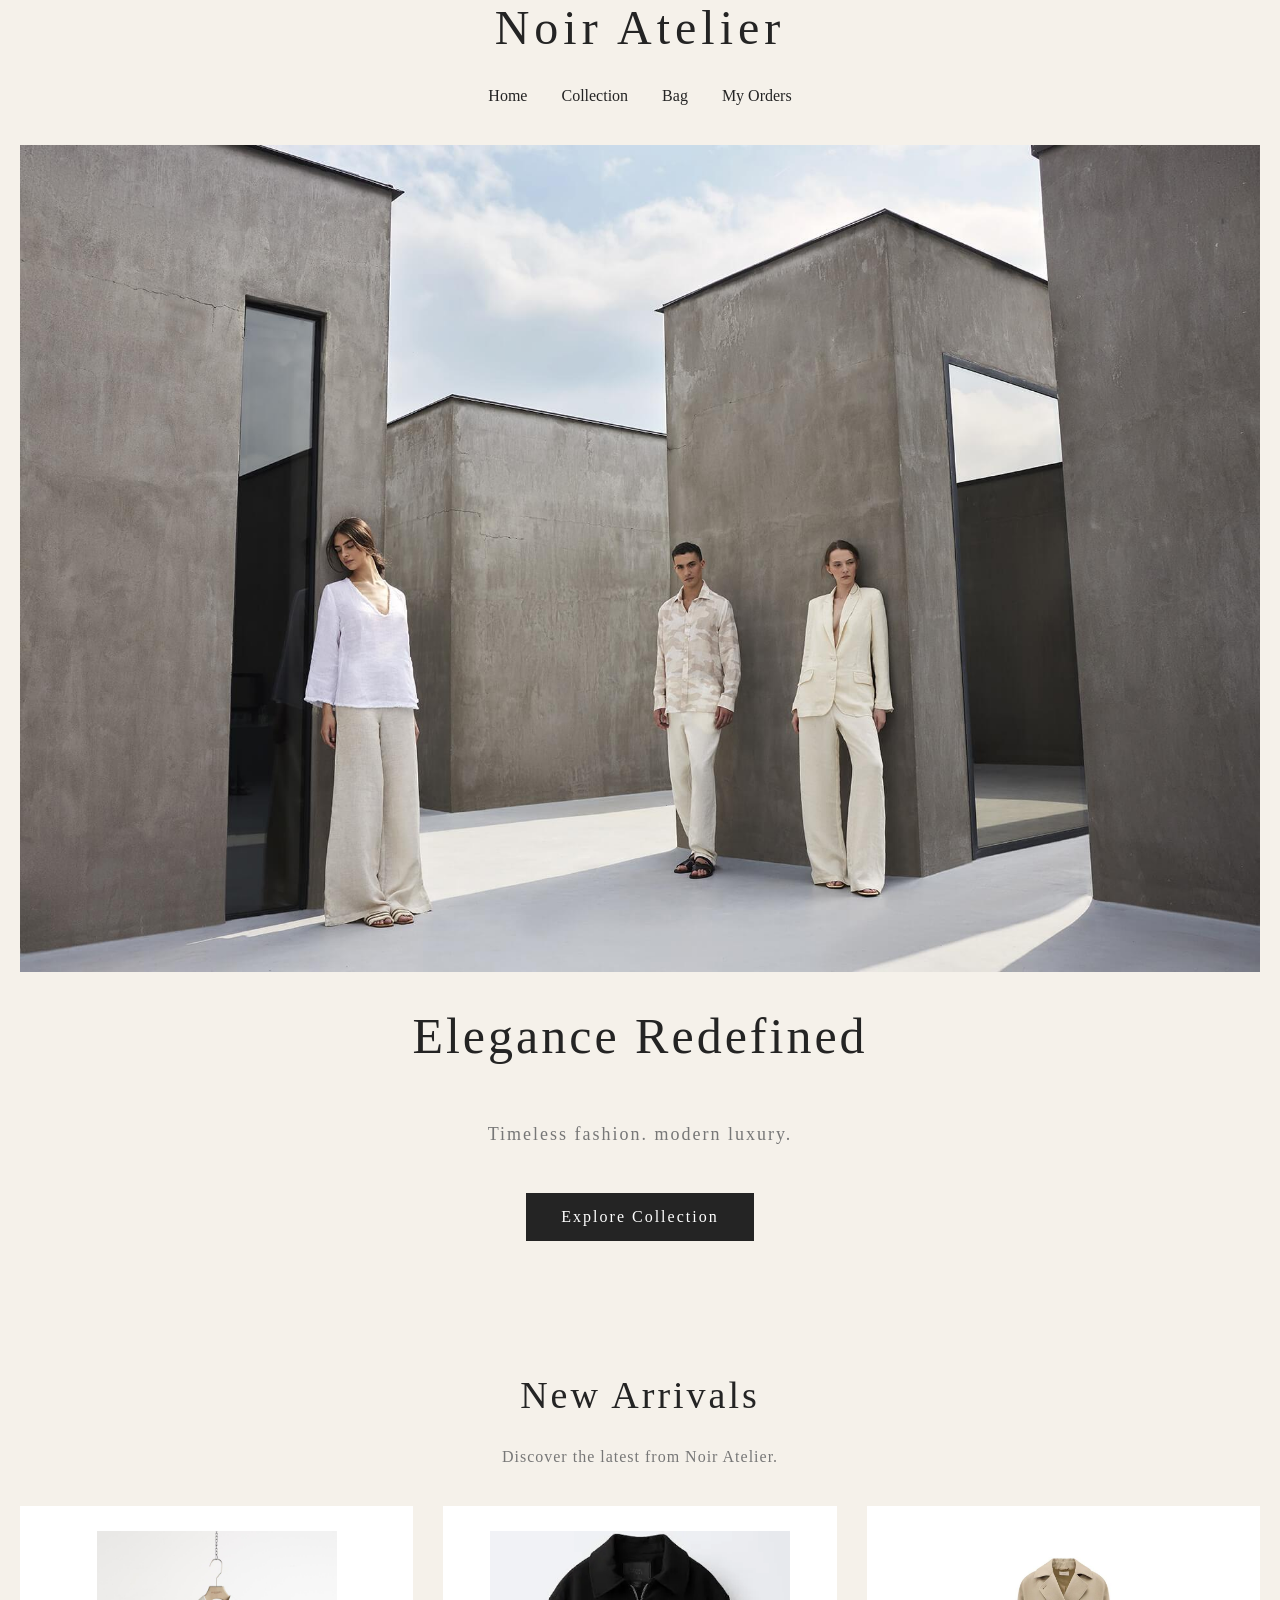
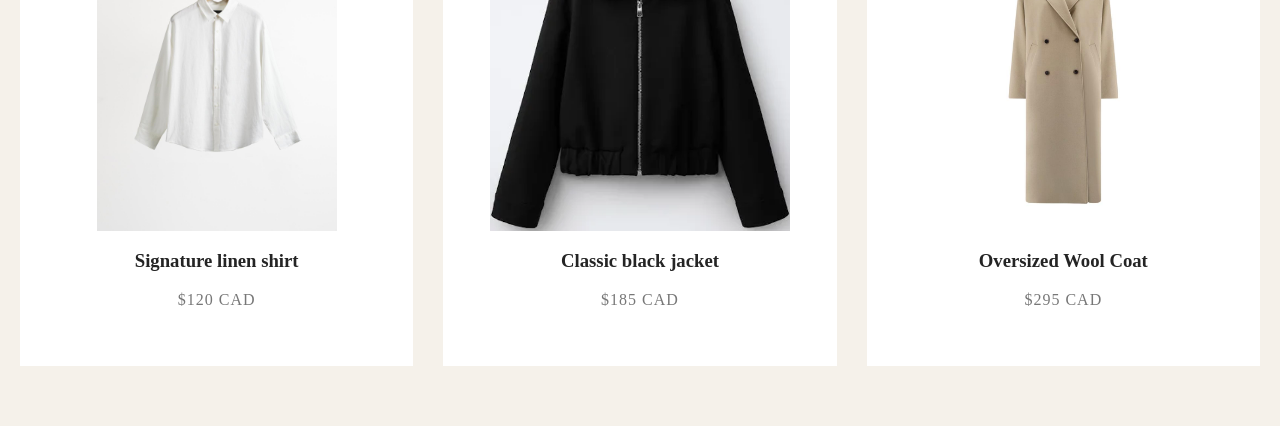
<file: index.html>
<!DOCKTYPE html>
<html lang="en">
<head>
    <title>Noir Atelier</title>
  <meta name="viewport" content="width=device-width, initial-scale=1.0">
  <link rel="stylesheet" href="styles.css">
     </head>
<body>
    <h1>Noir Atelier</h1>
<nav>
    <a href="index.html">Home</a>
<a href="#collection">Collection</a>
<a href="cart.html">Bag</a>

<a href="orders.html">My Orders</a>

        </nav>
<section class="hero">
    <img src="fashion.jpg.JPEG" alt="Noir Atelier fashion campaign" class="hero-image">
    <h2>Elegance Redefined</h2>
    <p>Timeless fashion. modern luxury.</p>    
<a href="#collection" class="shop-btn">
 Explore Collection
</a>
     </section>
<section id="collection">
    <h2>New Arrivals</h2>
    <p>Discover the latest from Noir Atelier.</p>
<div class="product-grid">
   <div class="product-card">
    <img src="lenen-shirt.jpg.JPEG" alt="Signature linen shirt" class="product-image">
    <h3>Signature linen shirt</h3>
    <p>$120 CAD</p>
  <a href="product.html" class="view-btn">View Details</a>
  </div>
<div class="product-card">
  <img src="black-jacket.webp.WEBP"
       alt="Classic black jacket"
       class="product-image">
  <h3>Classic black jacket</h3>
  <p>$185 CAD</p>
<a href="product.html?item=jacket" class="view-btn">View Details</a>
</div>

<div class="product-card">
  <img
    src="wool-coat.jpg"
    alt="Oversized Wool Coat"
    class="product-image"
  >

  <h3>Oversized Wool Coat</h3>
  <p>$295 CAD</p>

  <a href="product.html?item=coat" class="view-btn">
    View Details
  </a>
</div>

</div>
</section>
                  </body>
</html>
<!-- Noir Atelier deployment refresh -->
</file>
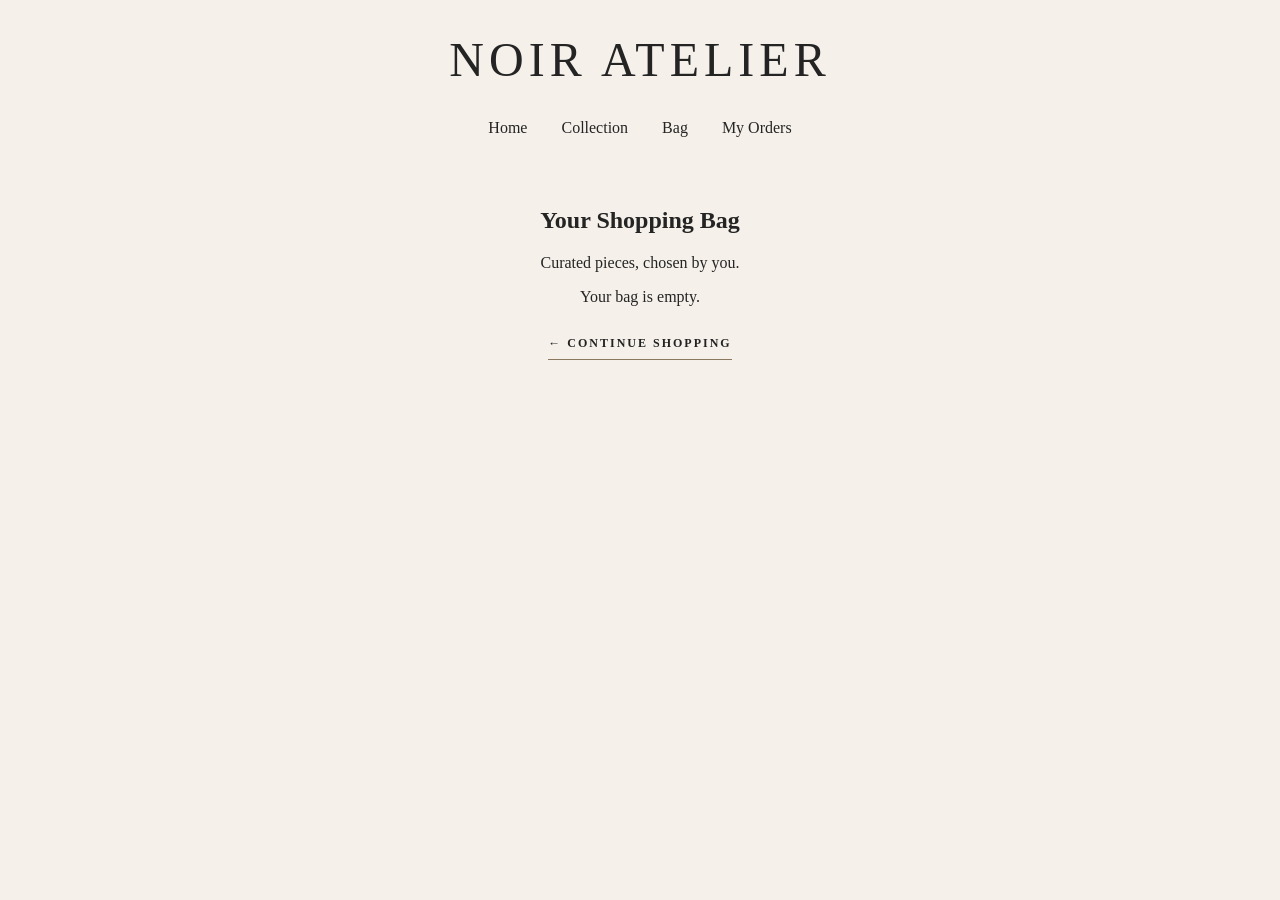
<file: cart.html>
<!DOCTYPE html>
<html lang="en">

<head>
  <meta charset="UTF-8">
  <meta name="viewport" content="width=device-width, initial-scale=1.0">
  <title>Your Bag | Noir Atelier</title>
  <link rel="stylesheet" href="styles.css">
</head>

<body>

  <header>
    <h1>NOIR ATELIER</h1>

    <nav>
      <a href="index.html">Home</a>
      <a href="index.html#collection">Collection</a>
      <a href="cart.html">Bag</a>
   <a href="orders.html">My Orders</a>
     </nav>
  </header>

  <main class="cart-page">
    <h2>Your Shopping Bag</h2>
    <p>Curated pieces, chosen by you.</p>

    <div id="cart-items"></div>
    <div id="cart-total"></div>
  
<a href="checkout.html"
   class="checkout-btn"
   id="checkout-button">
  PROCEED TO CHECKOUT →
</a>

  <a href="index.html#collection" class="continue-shopping">
  ← CONTINUE SHOPPING
</a>
  </main>
<script>
  const savedBag = JSON.parse(
    localStorage.getItem("noirBag")
  );

  const bag = Array.isArray(savedBag)
    ? savedBag
    : savedBag ? [savedBag] : [];

  const cartItems = document.getElementById("cart-items");
  const cartTotal = document.getElementById("cart-total");

  function displayBag() {
    cartItems.innerHTML = "";
    let total = 0;
const checkoutButton =
  document.getElementById("checkout-button");

checkoutButton.style.display =
  bag.length > 0 ? "block" : "none";
    if (bag.length === 0) {
      cartItems.textContent = "Your bag is empty.";
      cartTotal.textContent = "";
      return;
    }

    bag.forEach(function(item, index) {
      total += item.price * item.quantity;

      cartItems.innerHTML += `
        <div class="cart-item">
  <img
  src="${item.name === 'Classic Black Jacket' ? 'black-jacket.webp.WEBP' : (item.image || 'lenen-shirt.jpg.JPEG')}"
  alt="${item.name}"
  class="cart-product-image"
>
  <h3>${item.name}</h3>
          <p>Size: ${item.size}</p>
          <div class="cart-quantity">
  <button class="decrease-item" data-index="${index}">−</button>
  <span>${item.quantity}</span>
  <button class="increase-item" data-index="${index}">+</button>
</div>
          <p>Price: $${item.price} CAD each</p>
          <button class="remove-item" data-index="${index}">
            Remove from Bag
          </button>
        </div>
      `;
    });

    cartTotal.textContent = "Total: $" + total + " CAD";
  }

  cartItems.addEventListener("click", function(event) { if (event.target.classList.contains("increase-item")) {
  const index = Number(event.target.dataset.index);

  bag[index].quantity += 1;

  localStorage.setItem("noirBag", JSON.stringify(bag));

  displayBag();
  return;
} if (event.target.classList.contains("decrease-item")) {
  const index = Number(event.target.dataset.index);

  if (bag[index].quantity > 1) {
    bag[index].quantity -= 1;
  }

  localStorage.setItem("noirBag", JSON.stringify(bag));

  displayBag();
  return;
}
    if (event.target.classList.contains("remove-item")) {
      const index = Number(event.target.dataset.index);

      bag.splice(index, 1);

      localStorage.setItem("noirBag", JSON.stringify(bag));

      displayBag();
    }
  });

  displayBag();
</script>
</body>
</html>
</file>
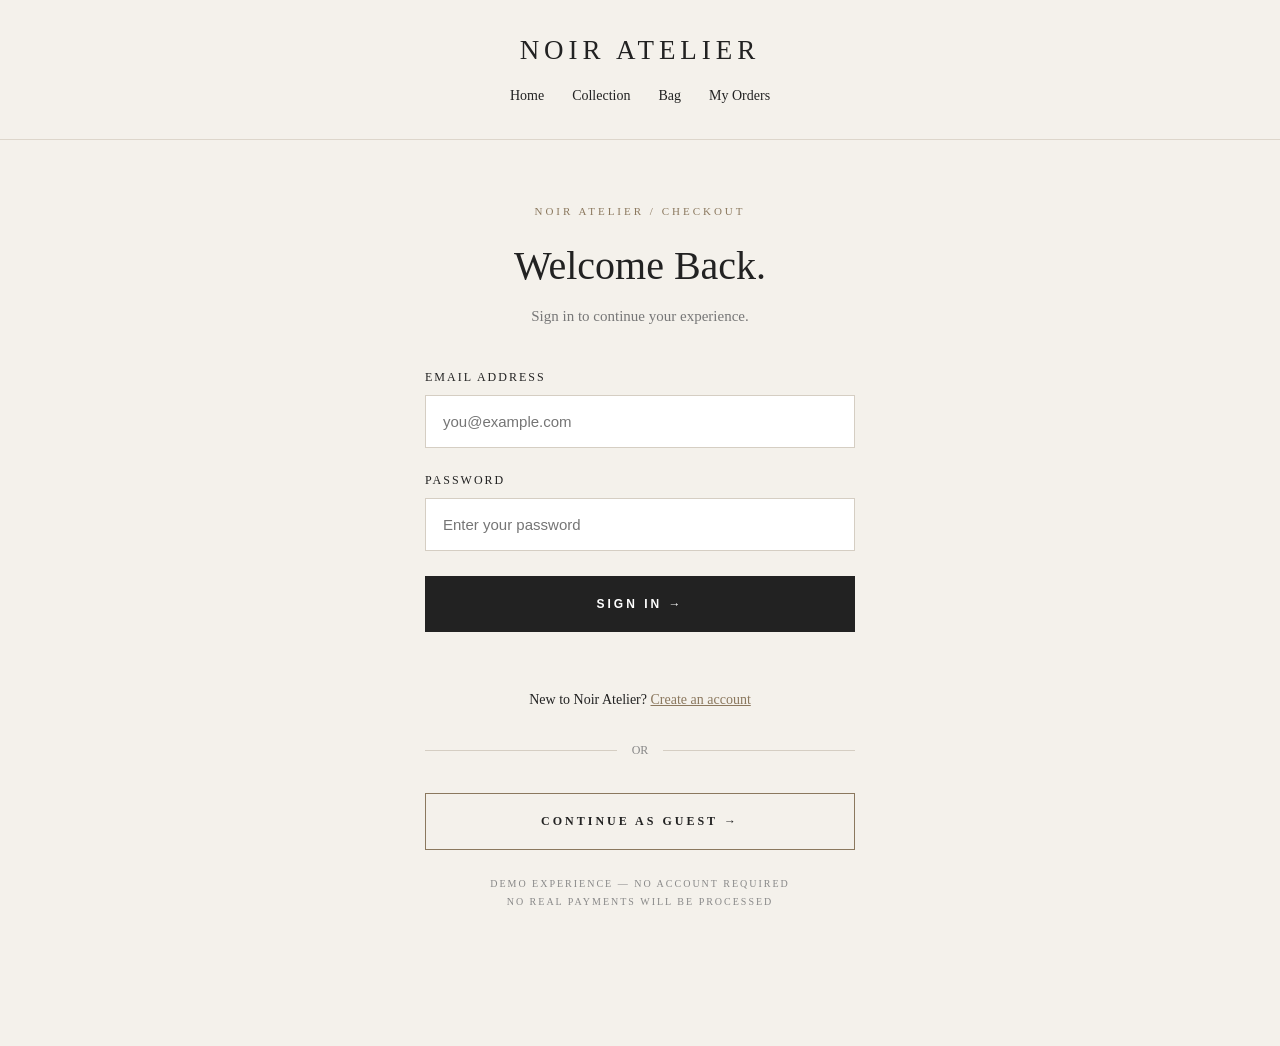
<file: checkout.html>
<!DOCTYPE html>
<html lang="en">

<head>
  <meta charset="UTF-8">
  <meta name="viewport"
        content="width=device-width, initial-scale=1.0">

  <title>Account | Noir Atelier</title>

  <style>
    * {
      box-sizing: border-box;
    }

    body {
      margin: 0;
      background: #f4f1eb;
      color: #222;
      font-family: Georgia, serif;
    }

    header {
      padding: 35px 20px;
      text-align: center;
      border-bottom: 1px solid #ddd6cb;
    }

    header h1 {
      font-size: 27px;
      font-weight: normal;
      letter-spacing: 5px;
      margin: 0 0 20px;
    }

    nav a {
      color: #222;
      text-decoration: none;
      margin: 0 12px;
      font-size: 14px;
    }

    .checkout-page {
      max-width: 480px;
      margin: 65px auto;
      padding: 0 25px 60px;
    }

    .eyebrow {
      color: #8b785e;
      font-size: 11px;
      letter-spacing: 3px;
      text-align: center;
    }

    h2 {
      text-align: center;
      font-size: 40px;
      font-weight: normal;
      margin: 25px 0 12px;
    }

    .subtitle {
      text-align: center;
      color: #777;
      font-size: 15px;
      line-height: 1.7;
      margin-bottom: 40px;
    }

    label {
      display: block;
      margin-bottom: 10px;
      font-size: 12px;
      letter-spacing: 2px;
      text-transform: uppercase;
    }

    input {
      display: block;
      width: 100%;
      padding: 17px;
      margin-bottom: 25px;
      border: 1px solid #d5cec3;
      border-radius: 0;
      background: white;
      color: #222;
      font-size: 15px;
    }

    button,
    .guest-checkout {
      display: block;
      width: 100%;
      padding: 20px;
      border: 1px solid #222;
      border-radius: 0;
      background: #222;
      color: white;
      font-size: 12px;
      font-weight: bold;
      letter-spacing: 3px;
      text-align: center;
      text-decoration: none;
      cursor: pointer;
    }

    .signup-text {
      margin: 25px 0;
      text-align: center;
      font-size: 14px;
    }

    .signup-text a {
      color: #8b785e;
      text-decoration: underline;
    }

    .divider {
      display: flex;
      align-items: center;
      gap: 15px;
      margin: 35px 0;
      color: #888;
      font-size: 12px;
    }

    .divider::before,
    .divider::after {
      content: "";
      flex: 1;
      height: 1px;
      background: #d5cec3;
    }

    .guest-checkout {
      background: transparent;
      color: #222;
      border-color: #8b785e;
    }

    .guest-checkout:hover {
      background: #222;
      color: white;
    }

    .demo-note {
      margin-top: 25px;
      text-align: center;
      color: #888;
      font-size: 10px;
      letter-spacing: 2px;
      line-height: 1.8;
    }

    .message {
      text-align: center;
      font-size: 13px;
      color: #8b785e;
      margin-top: 15px;
      min-height: 20px;
    }
  </style>
</head>

<body>

  <header>
    <h1>NOIR ATELIER</h1>

    <nav>
      <a href="index.html">Home</a>
      <a href="index.html#collection">Collection</a>
      <a href="cart.html">Bag</a>
    <a href="orders.html">My Orders</a>
    </nav>
  </header>

  <main class="checkout-page">

    <p class="eyebrow">
      NOIR ATELIER / CHECKOUT
    </p>

    <h2>Welcome Back.</h2>

    <p class="subtitle">
      Sign in to continue your experience.
    </p>

    <form id="login-form">

      <label for="email">
        Email Address
      </label>

      <input
        type="email"
        id="email"
        placeholder="you@example.com"
        autocomplete="email"
        required
      >

      <label for="password">
        Password
      </label>

      <input
        type="password"
        id="password"
        placeholder="Enter your password"
        autocomplete="current-password"
        required
      >

      <button type="submit">
        SIGN IN →
      </button>

    </form>

    <p id="login-message" class="message"></p>

    <p class="signup-text">
      New to Noir Atelier?
      <a href="#" id="sign-up">
        Create an account
      </a>
    </p>

    <div class="divider">OR</div>

    <a href="payment.html" class="guest-checkout">
      CONTINUE AS GUEST →
    </a>

    <p class="demo-note">
      DEMO EXPERIENCE — NO ACCOUNT REQUIRED
      <br>
      NO REAL PAYMENTS WILL BE PROCESSED
    </p>

  </main>

  <script>
    const loginForm =
      document.getElementById("login-form");

    const loginMessage =
      document.getElementById("login-message");

    loginForm.addEventListener("submit", function(event) {
      event.preventDefault();

      loginMessage.textContent =
        "Demo mode: Please continue as a guest.";
    });

    document.getElementById("sign-up")
      .addEventListener("click", function(event) {
        event.preventDefault();

        loginMessage.textContent =
          "Account registration is not available in this demo. Continue as a guest.";
      });
  </script>

</body>
</html>
</file>
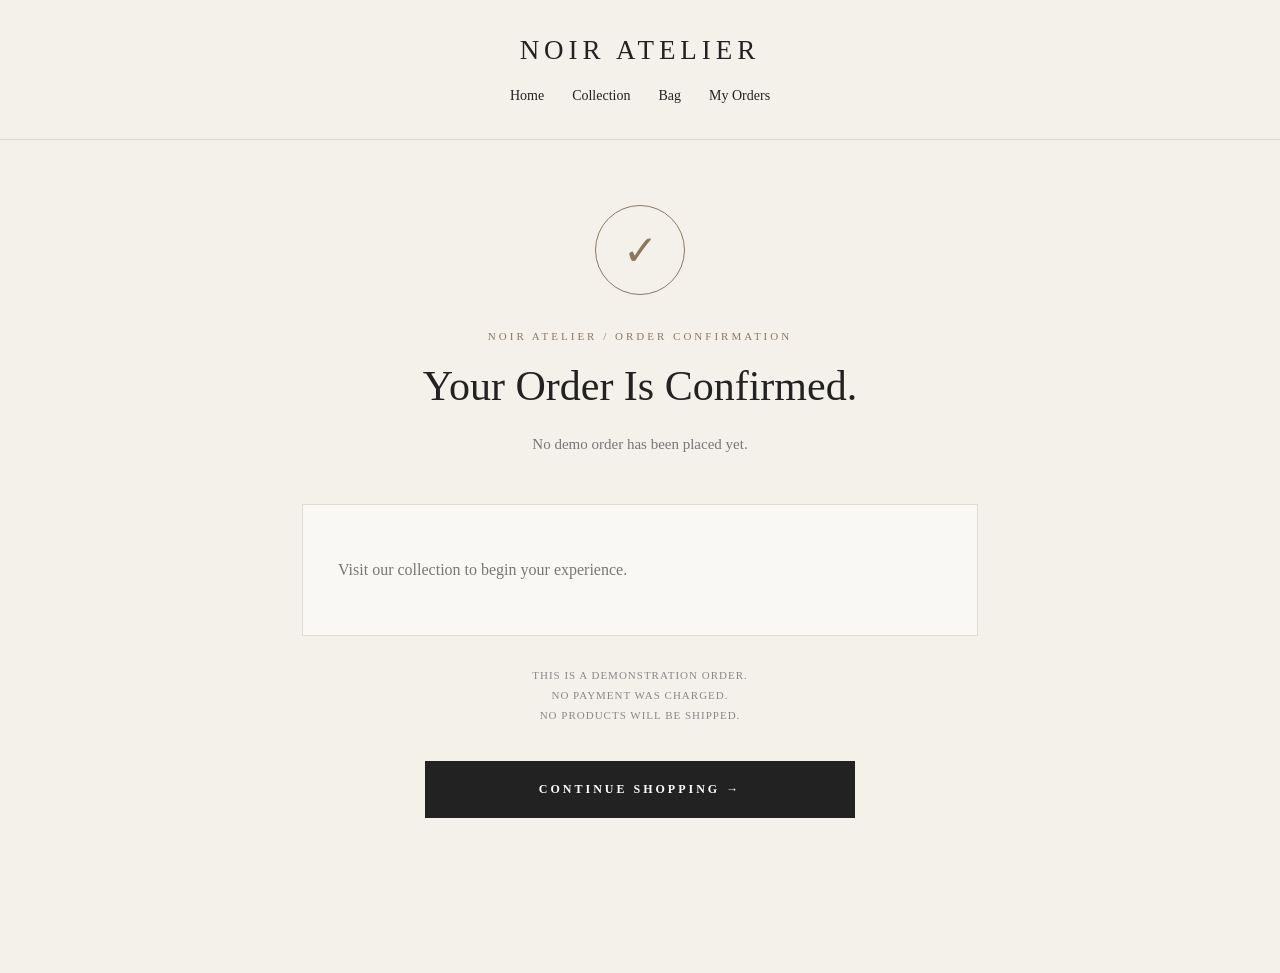
<file: confirmation.html>
<!DOCTYPE html>
<html lang="en">

<head>
  <meta charset="UTF-8">
  <meta name="viewport"
        content="width=device-width, initial-scale=1.0">

  <title>Order Confirmed | Noir Atelier</title>

  <style>
    * {
      box-sizing: border-box;
    }

    body {
      margin: 0;
      background: #f4f1eb;
      color: #222;
      font-family: Georgia, serif;
    }

    header {
      padding: 35px 20px;
      text-align: center;
      border-bottom: 1px solid #ddd6cb;
    }

    header h1 {
      font-size: 27px;
      font-weight: normal;
      letter-spacing: 5px;
      margin: 0 0 20px;
    }

    nav a {
      color: #222;
      text-decoration: none;
      margin: 0 12px;
      font-size: 14px;
    }

    main {
      max-width: 720px;
      margin: 65px auto;
      padding: 0 22px 90px;
      text-align: center;
    }

    .checkmark {
      width: 90px;
      height: 90px;
      border: 1px solid #8b785e;
      border-radius: 50%;
      margin: 0 auto 35px;
      display: flex;
      align-items: center;
      justify-content: center;
      color: #8b785e;
      font-size: 42px;
    }

    .eyebrow {
      color: #8b785e;
      font-size: 11px;
      letter-spacing: 3px;
      text-transform: uppercase;
    }

    h2 {
      font-size: 42px;
      font-weight: normal;
      margin: 20px 0;
    }

    .subtitle {
      color: #777;
      font-size: 15px;
      line-height: 1.9;
      margin-bottom: 45px;
    }

    .order-card {
      background: #faf8f4;
      border: 1px solid #e1dcd3;
      padding: 35px;
      text-align: left;
    }

    .order-heading {
      display: flex;
      justify-content: space-between;
      gap: 15px;
      border-bottom: 1px solid #ddd6cb;
      padding-bottom: 25px;
      margin-bottom: 20px;
    }

    .small-label {
      display: block;
      color: #8b785e;
      font-size: 10px;
      letter-spacing: 2px;
      margin-bottom: 10px;
    }

    .order-number {
      font-size: 18px;
    }

    .order-date {
      font-size: 13px;
      color: #777;
    }

    h3 {
      font-size: 22px;
      font-weight: normal;
      margin: 30px 0 15px;
    }

    .order-item {
      display: flex;
      gap: 15px;
      align-items: center;
      padding: 18px 0;
      border-bottom: 1px solid #e1dcd3;
    }

    .order-item img {
      width: 70px;
      height: 80px;
      object-fit: cover;
      background: #eee;
    }

    .item-details {
      flex: 1;
      line-height: 1.8;
      font-size: 13px;
    }

    .item-details strong {
      display: block;
      font-size: 15px;
      font-weight: normal;
    }

    .item-price {
      white-space: nowrap;
      font-size: 13px;
    }

    .total-row {
      display: flex;
      justify-content: space-between;
      gap: 15px;
      padding-top: 25px;
      margin-top: 15px;
      font-size: 19px;
      font-weight: bold;
    }

    .demo-note {
      color: #888;
      font-size: 11px;
      line-height: 1.8;
      margin: 30px 0;
      letter-spacing: 1px;
    }

    .continue-btn {
      display: block;
      max-width: 430px;
      margin: 35px auto 0;
      padding: 21px;
      background: #222;
      color: white;
      text-decoration: none;
      font-size: 12px;
      font-weight: bold;
      letter-spacing: 3px;
      transition: background 0.3s;
    }

    .continue-btn:hover {
      background: #8b785e;
    }

    .empty-state {
      color: #777;
      line-height: 1.8;
    }

    @media (max-width: 600px) {
      h2 {
        font-size: 34px;
      }

      .order-card {
        padding: 22px;
      }

      .order-heading {
        flex-direction: column;
      }

      .item-price {
        font-size: 12px;
      }
    }
  </style>
</head>

<body>

  <header>
    <h1>NOIR ATELIER</h1>

    <nav>
      <a href="index.html">Home</a>
      <a href="index.html#collection">Collection</a>
      <a href="cart.html">Bag</a>
    <a href="orders.html">My Orders</a>
    </nav>
  </header>

  <main>

    <div class="checkmark">✓</div>

    <p class="eyebrow">
      NOIR ATELIER / ORDER CONFIRMATION
    </p>

    <h2>Your Order Is Confirmed.</h2>

    <p class="subtitle" id="welcome-message">
      Thank you for choosing Noir Atelier.
    </p>

    <div class="order-card" id="order-card">

      <div class="order-heading">

        <div>
          <span class="small-label">ORDER NUMBER</span>
          <span class="order-number" id="order-number">
            —
          </span>
        </div>

        <div>
          <span class="small-label">ORDER DATE</span>
          <span class="order-date" id="order-date">
            —
          </span>
        </div>

      </div>

      <h3>Your Selection</h3>

      <div id="confirmed-items"></div>

      <div class="total-row">
        <span>Demo Total</span>
        <span id="confirmed-total">$0.00 CAD</span>
      </div>

    </div>

    <p class="demo-note">
      THIS IS A DEMONSTRATION ORDER.
      <br>
      NO PAYMENT WAS CHARGED.
      <br>
      NO PRODUCTS WILL BE SHIPPED.
    </p>

    <a href="index.html#collection" class="continue-btn">
      CONTINUE SHOPPING →
    </a>

  </main>

  <script>
    const savedOrder =
      localStorage.getItem("noirDemoOrder");

    let order = null;

    try {
      order = savedOrder
        ? JSON.parse(savedOrder)
        : null;
    } catch (error) {
      order = null;
    }

    const money = amount =>
      "$" + Number(amount).toFixed(2) + " CAD";

    if (!order || !Array.isArray(order.items)) {

      document.getElementById("welcome-message")
        .textContent =
          "No demo order has been placed yet.";

      document.getElementById("order-card")
        .innerHTML =
          '<p class="empty-state">Visit our collection to begin your experience.</p>';

    } else {

      const orderDate = new Date(order.createdAt);

      const orderNumber =
        "NA-" +
        orderDate.getFullYear() +
        "-" +
        String(orderDate.getTime()).slice(-6);

      document.getElementById("order-number")
        .textContent = orderNumber;

      document.getElementById("order-date")
        .textContent =
          orderDate.toLocaleDateString("en-CA", {
            year: "numeric",
            month: "long",
            day: "numeric"
          });

      document.getElementById("welcome-message")
        .textContent =
          "Thank you, " + (order.name || "Guest") +
          ". Your demo order has been placed successfully.";

      const confirmedItems =
        document.getElementById("confirmed-items");

      order.items.forEach(function(item) {

        const row = document.createElement("div");
        row.className = "order-item";

        const picture = document.createElement("img");
        picture.src = item.image || "";
        picture.alt = item.name || "Product";

        const details = document.createElement("div");
        details.className = "item-details";

        const name = document.createElement("strong");
        name.textContent = item.name || "Product";

        const info = document.createElement("div");
        info.textContent =
          "Size: " + (item.size || "N/A") +
          " | Qty: " + (Number(item.quantity) || 1);

        const price = document.createElement("span");
        price.className = "item-price";

        price.textContent = money(
          (Number(item.price) || 0) *
          (Number(item.quantity) || 1)
        );

        details.appendChild(name);
        details.appendChild(info);

        row.appendChild(picture);
        row.appendChild(details);
        row.appendChild(price);

        confirmedItems.appendChild(row);
      });

      document.getElementById("confirmed-total")
        .textContent = money(order.total);

      // The demo order is saved separately,
      // so we can clear the shopping bag
      // after successful demo checkout.
      localStorage.removeItem("noirBag");
    }
  </script>

</body>
</html>
</file>
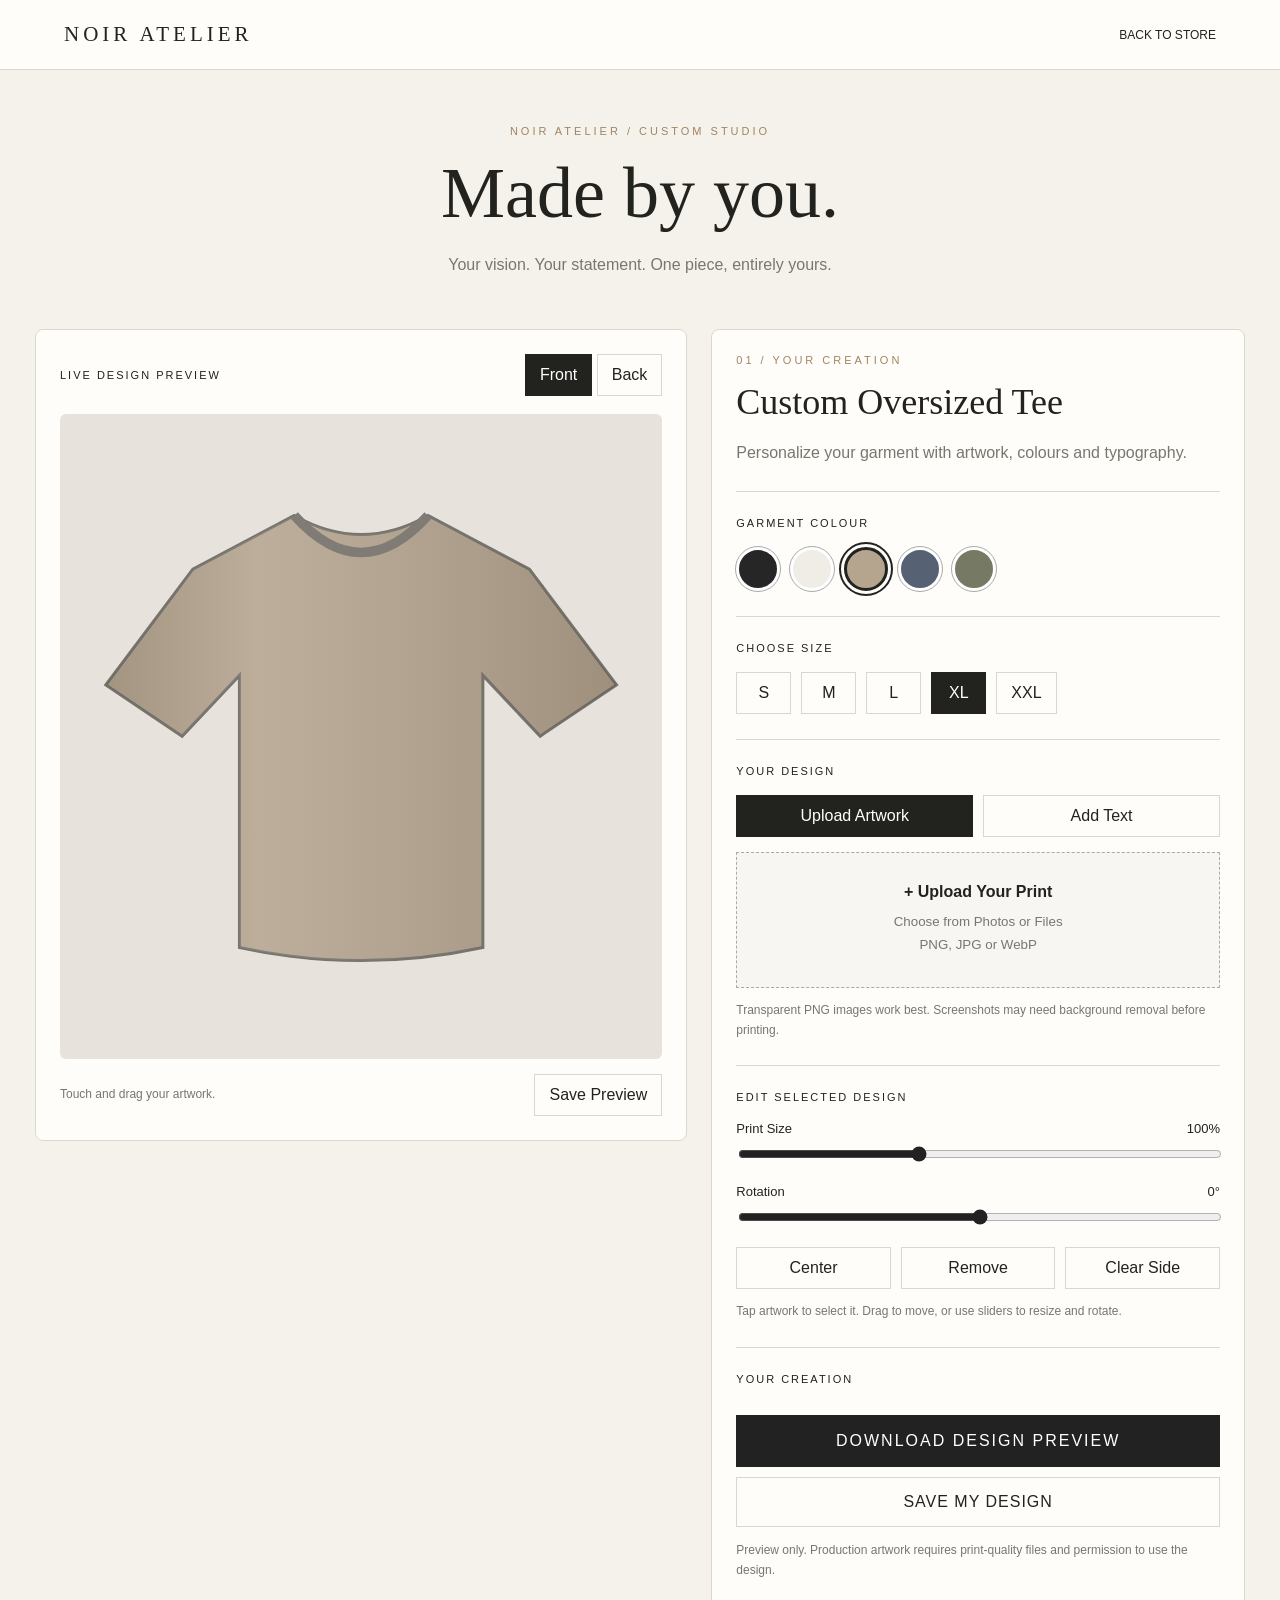
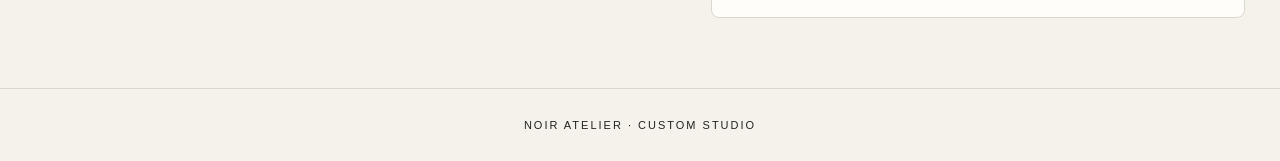
<file: customize.html>
<!DOCTYPE html>
<html lang="en">
<head>
<meta charset="UTF-8">
<meta name="viewport" content="width=device-width,initial-scale=1">
<title>Custom Studio | Noir Atelier</title>
<style>
:root {
  --ink:#22231f;
  --muted:#79766f;
  --line:#dcd7cd;
  --paper:#f5f2ec;
  --card:#fffdf9;
}
* {box-sizing:border-box}
body {
  margin:0;
  background:var(--paper);
  color:var(--ink);
  font-family:Arial,sans-serif;
}
button,input,select {font:inherit}
button {cursor:pointer}
a {color:inherit;text-decoration:none}
header {
  display:flex;
  justify-content:space-between;
  align-items:center;
  padding:22px 5%;
  border-bottom:1px solid var(--line);
  background:var(--card);
}
.logo {
  font:21px Georgia,serif;
  letter-spacing:4px;
}
header a:last-child {font-size:12px}
.hero {
  text-align:center;
  padding:55px 15px 35px;
}
.eyebrow {
  letter-spacing:3px;
  font-size:11px;
  color:#a18462;
  text-transform:uppercase;
}
.hero h1 {
  font:normal clamp(40px,7vw,72px) Georgia,serif;
  margin:15px 0;
}
.hero p,.muted {
  color:var(--muted);
  line-height:1.7;
}
.layout {
  display:grid;
  grid-template-columns:1.1fr 0.9fr;
  gap:24px;
  max-width:1250px;
  margin:auto;
  padding:0 20px 70px;
}
.panel {
  background:var(--card);
  border:1px solid var(--line);
  padding:24px;
  border-radius:8px;
}
.preview {align-self:start;position:sticky;top:15px}
.row {
  display:flex;
  align-items:center;
  justify-content:space-between;
  gap:10px;
}
.small {
  font-size:11px;
  letter-spacing:2px;
  text-transform:uppercase;
}
button {
  border:1px solid var(--line);
  background:transparent;
  color:var(--ink);
  padding:11px 14px;
}
button.active {
  background:var(--ink);
  color:white;
  border-color:var(--ink);
}
.stage {
  position:relative;
  margin-top:18px;
  background:#e7e3dc;
  border-radius:6px;
  overflow:hidden;
  aspect-ratio:1/1.07;
  touch-action:none;
}
.stage svg {width:100%;height:100%}
.artboard {
  position:absolute;
  left:34%;
  top:35%;
  width:32%;
  height:40%;
  pointer-events:none;
}
.design {
  position:absolute;
  left:50%;
  top:45%;
  width:76%;
  height:45%;
  display:flex;
  align-items:center;
  justify-content:center;
  transform:translate(-50%,-50%);
  pointer-events:auto;
  touch-action:none;
  border:1px dashed transparent;
}
.design.selected {border-color:#222}
.design img {
  width:100%;
  height:100%;
  object-fit:contain;
  pointer-events:none;
}
.design span {
  font-weight:800;
  font-size:18px;
  text-align:center;
  overflow-wrap:anywhere;
  pointer-events:none;
}
.note {
  font-size:12px;
  color:var(--muted);
  line-height:1.7;
}
.controls h2 {
  font:normal 36px Georgia,serif;
  margin:15px 0;
}
.block {
  border-top:1px solid var(--line);
  padding-top:25px;
  margin-top:25px;
}
.block h3 {
  font-size:11px;
  font-weight:normal;
  letter-spacing:2px;
  margin:0 0 18px;
  text-transform:uppercase;
}
.colors,.sizes,.tabs,.tools {
  display:flex;
  gap:10px;
  flex-wrap:wrap;
}
.swatch {
  width:44px;
  height:44px;
  padding:0;
  border:3px solid white;
  outline:1px solid #aaa;
  border-radius:50%;
}
.swatch.active {
  outline:2px solid #222;
  outline-offset:3px;
  background-color:inherit;
}
.sizes button {min-width:55px}
.tabs button {flex:1}
.upload {
  display:block;
  padding:30px 12px;
  text-align:center;
  border:1px dashed #aaa;
  background:#f8f6f2;
  cursor:pointer;
  margin-top:15px;
}
.upload strong {display:block;margin-bottom:10px}
.upload small {color:var(--muted);line-height:1.7}
input[type=file] {display:none}
.field {
  width:100%;
  padding:13px;
  margin:12px 0;
  background:white;
  border:1px solid var(--line);
}
.two {
  display:grid;
  grid-template-columns:1fr 1fr;
  gap:10px;
}
.range-label {
  display:flex;
  justify-content:space-between;
  margin:18px 0 8px;
  font-size:13px;
}
input[type=range] {
  width:100%;
  accent-color:#222;
}
.tools {margin-top:18px}
.tools button {flex:1}
.primary {
  width:100%;
  background:#222;
  color:white;
  padding:17px;
  border:0;
  text-transform:uppercase;
  letter-spacing:2px;
  margin-top:12px;
}
.secondary {
  width:100%;
  padding:15px;
  margin-top:10px;
  text-transform:uppercase;
  letter-spacing:1px;
}
.status {font-size:13px;color:#526449}
footer {
  text-align:center;
  padding:30px;
  border-top:1px solid var(--line);
  font-size:11px;
  letter-spacing:2px;
}
[hidden] {display:none!important}
@media(max-width:800px) {
  .layout {grid-template-columns:1fr;padding:0 12px 50px}
  .preview {position:static}
  .panel {padding:17px}
  header {padding:20px 14px}
  .logo {font-size:16px;letter-spacing:2px}
}
</style>
</head>
<body>

<header>
  <a href="index.html" class="logo">NOIR ATELIER</a>
  <a href="index.html">BACK TO STORE</a>
</header>

<section class="hero">
  <div class="eyebrow">NOIR ATELIER / CUSTOM STUDIO</div>
  <h1>Made by you.</h1>
  <p>Your vision. Your statement. One piece, entirely yours.</p>
</section>

<main class="layout">

<section class="panel preview">
  <div class="row">
    <span class="small">LIVE DESIGN PREVIEW</span>
    <div>
      <button id="frontBtn" class="active">Front</button>
      <button id="backBtn">Back</button>
    </div>
  </div>

  <div class="stage" id="stage">
    <svg viewBox="0 0 500 540" xmlns="http://www.w3.org/2000/svg">
      <defs>
        <linearGradient id="fabric" x1="0" y1="0" x2="1" y2="0">
          <stop offset="0" stop-color="#000" stop-opacity=".1"/>
          <stop offset=".3" stop-color="#fff" stop-opacity=".1"/>
          <stop offset="1" stop-color="#000" stop-opacity=".13"/>
        </linearGradient>
      </defs>

      <path id="shirt"
        d="M194 85 Q250 117 306 85
        L391 130 L464 227 L400 270
        L352 219 L352 447
        Q250 469 148 447
        L148 219 L100 270
        L36 227 L109 130 Z"
        fill="#b5a58f"
        stroke="#77736d"
        stroke-width="2.5"/>

      <path
        d="M194 85 Q250 117 306 85
        L391 130 L464 227 L400 270
        L352 219 L352 447
        Q250 469 148 447
        L148 219 L100 270
        L36 227 L109 130 Z"
        fill="url(#fabric)"/>

      <path
        d="M194 85 Q250 147 306 85"
        fill="none"
        stroke="#817b75"
        stroke-width="8"/>
    </svg>
    <div class="artboard" id="artboard"></div>
  </div>

  <div class="row" style="margin-top:15px">
    <span class="note">Touch and drag your artwork.</span>
    <button id="savePreview">Save Preview</button>
  </div>
</section>

<section class="panel controls">
  <div class="eyebrow">01 / YOUR CREATION</div>
  <h2>Custom Oversized Tee</h2>
  <p class="muted">Personalize your garment with artwork, colours and typography.</p>

  <div class="block">
    <h3>Garment Colour</h3>
    <div class="colors" id="colors">
      <button class="swatch" data-color="#262626" style="background:#262626" aria-label="Black"></button>
      <button class="swatch" data-color="#f0ede7" style="background:#f0ede7" aria-label="White"></button>
      <button class="swatch active" data-color="#b5a58f" style="background:#b5a58f" aria-label="Sand"></button>
      <button class="swatch" data-color="#566174" style="background:#566174" aria-label="Slate"></button>
      <button class="swatch" data-color="#767a65" style="background:#767a65" aria-label="Olive"></button>
    </div>
  </div>

  <div class="block">
    <h3>Choose Size</h3>
    <div class="sizes" id="sizes">
      <button>S</button>
      <button>M</button>
      <button>L</button>
      <button class="active">XL</button>
      <button>XXL</button>
    </div>
  </div>

  <div class="block">
    <h3>Your Design</h3>
    <div class="tabs">
      <button id="artTab" class="active">Upload Artwork</button>
      <button id="textTab">Add Text</button>
    </div>

    <div id="artFields">
      <label class="upload" for="upload">
        <strong>+ Upload Your Print</strong>
        <small>Choose from Photos or Files<br>PNG, JPG or WebP</small>
      </label>
      <input type="file" id="upload" accept="image/png,image/jpeg,image/webp">
      <p class="note">Transparent PNG images work best. Screenshots may need background removal before printing.</p>
    </div>

    <div id="textFields" hidden>
      <input class="field" id="customText" placeholder="Enter your custom text" maxlength="60">
      <div class="two">
        <select class="field" id="font">
          <option value="Arial">Sans Serif</option>
          <option value="Georgia">Classic Serif</option>
          <option value="Impact">Statement</option>
          <option value="Courier New">Monospace</option>
        </select>
        <input class="field" id="textColor" type="color" value="#ffffff">
      </div>
      <button class="secondary" id="addText">Add Text to Shirt</button>
    </div>
  </div>

  <div class="block">
    <h3>Edit Selected Design</h3>
    <div class="range-label">
      <span>Print Size</span>
      <span id="sizeValue">100%</span>
    </div>
    <input id="scale" type="range" min="30" max="220" value="100">

    <div class="range-label">
      <span>Rotation</span>
      <span id="rotationValue">0°</span>
    </div>
    <input id="rotation" type="range" min="-180" max="180" value="0">

    <div class="tools">
      <button id="center">Center</button>
      <button id="remove">Remove</button>
      <button id="clear">Clear Side</button>
    </div>
    <p class="note">Tap artwork to select it. Drag to move, or use sliders to resize and rotate.</p>
  </div>

  <div class="block">
    <h3>Your Creation</h3>
    <button class="primary" id="download">Download Design Preview</button>
    <button class="secondary" id="save">Save My Design</button>
    <p class="status" id="status"></p>
    <p class="note">Preview only. Production artwork requires print-quality files and permission to use the design.</p>
  </div>
</section>

</main>

<footer>NOIR ATELIER · CUSTOM STUDIO</footer>

<script>
(() => {
  "use strict";

  const $ = id => document.getElementById(id);

  const state = {
    side: "front",
    color: "#b5a58f",
    size: "XL",
    selected: null,
    designs: {front:[], back:[]}
  };

  let counter = 0;

  function say(message) {
    $("status").textContent = message;
  }

  function selected() {
    return state.designs[state.side].find(
      d => d.id === state.selected
    );
  }

  function render() {
    $("shirt").setAttribute("fill", state.color);

    $("frontBtn").classList.toggle("active", state.side === "front");
    $("backBtn").classList.toggle("active", state.side === "back");

    const board = $("artboard");
    board.replaceChildren();

    state.designs[state.side].forEach(d => {
      const el = document.createElement("div");
      el.className = "design" + (d.id === state.selected ? " selected" : "");
      el.dataset.id = d.id;
      el.style.left = d.x + "%";
      el.style.top = d.y + "%";
      el.style.width = d.w + "%";
      el.style.height = d.h + "%";
      el.style.transform =
        `translate(-50%,-50%) rotate(${d.rotation}deg)`;

      if (d.type === "image") {
        const img = document.createElement("img");
        img.src = d.src;
        img.alt = "Uploaded artwork";
        el.append(img);
      } else {
        const span = document.createElement("span");
        span.textContent = d.text;
        span.style.color = d.color;
        span.style.fontFamily = d.font;
        el.append(span);
      }

      el.addEventListener("pointerdown", startDrag);
      el.addEventListener("click", () => {
        state.selected = d.id;
        render();
      });

      board.append(el);
    });

    const d = selected();
    $("scale").value = d ? d.scale : 100;
    $("rotation").value = d ? d.rotation : 0;
    $("sizeValue").textContent = (d ? d.scale : 100) + "%";
    $("rotationValue").textContent = (d ? d.rotation : 0) + "°";
  }

  function setSide(side) {
    state.side = side;
    state.selected = null;
    render();
  }

  $("frontBtn").onclick = () => setSide("front");
  $("backBtn").onclick = () => setSide("back");

  document.querySelectorAll(".swatch").forEach(button => {
    button.onclick = () => {
      state.color = button.dataset.color;
      document.querySelectorAll(".swatch").forEach(b => {
        b.classList.toggle("active", b === button);
      });
      render();
    };
  });

  document.querySelectorAll("#sizes button").forEach(button => {
    button.onclick = () => {
      state.size = button.textContent;
      document.querySelectorAll("#sizes button").forEach(b => {
        b.classList.toggle("active", b === button);
      });
      say("Size selected: " + state.size);
    };
  });

  function tab(name) {
    $("artTab").classList.toggle("active", name === "art");
    $("textTab").classList.toggle("active", name === "text");
    $("artFields").hidden = name !== "art";
    $("textFields").hidden = name !== "text";
  }

  $("artTab").onclick = () => tab("art");
  $("textTab").onclick = () => tab("text");

  function add(d) {
    d.id = ++counter;
    d.x = 50;
    d.y = 45;
    d.scale = 100;
    d.rotation = 0;
    d.w = 76;
    d.h = 45;

    state.designs[state.side].push(d);
    state.selected = d.id;
    render();
    say("Design added to " + state.side);
  }

  $("upload").addEventListener("change", event => {
    const file = event.target.files[0];
    if (!file) return;

    if (!["image/png","image/jpeg","image/webp"].includes(file.type)) {
      say("Please select a PNG, JPG or WebP image.");
      return;
    }

    if (file.size > 8 * 1024 * 1024) {
      say("Image must be smaller than 8 MB.");
      return;
    }

    const reader = new FileReader();
    reader.onload = () => {
      add({type:"image", src:reader.result});
    };
    reader.readAsDataURL(file);
    event.target.value = "";
  });

  $("addText").onclick = () => {
    const value = $("customText").value.trim();
    if (!value) {
      say("Enter your text first.");
      return;
    }

    add({
      type:"text",
      text:value,
      font:$("font").value,
      color:$("textColor").value
    });
  };

  $("scale").oninput = event => {
    const d = selected();
    if (!d) {
      say("Select artwork first.");
      return;
    }
    d.scale = Number(event.target.value);
    d.w = 76 * d.scale / 100;
    d.h = 45 * d.scale / 100;
    render();
  };

  $("rotation").oninput = event => {
    const d = selected();
    if (!d) {
      say("Select artwork first.");
      return;
    }
    d.rotation = Number(event.target.value);
    render();
  };

  $("center").onclick = () => {
    const d = selected();
    if (!d) {
      say("Select artwork first.");
      return;
    }
    d.x = 50;
    d.y = 45;
    render();
  };

  $("remove").onclick = () => {
    if (!selected()) return;

    state.designs[state.side] =
      state.designs[state.side].filter(
        d => d.id !== state.selected
      );

    state.selected = null;
    render();
  };

  $("clear").onclick = () => {
    state.designs[state.side] = [];
    state.selected = null;
    render();
    say("Side cleared.");
  };

  let drag = null;

  function startDrag(event) {
    const d = state.designs[state.side].find(
      x => x.id === Number(event.currentTarget.dataset.id)
    );

    if (!d) return;

    state.selected = d.id;

    drag = {
      id:d.id,
      startX:event.clientX,
      startY:event.clientY,
      x:d.x,
      y:d.y
    };

    event.currentTarget.setPointerCapture(event.pointerId);
    event.currentTarget.addEventListener("pointermove", moveDrag);
    event.currentTarget.addEventListener("pointerup", endDrag, {once:true});
    event.currentTarget.addEventListener("pointercancel", endDrag, {once:true});
  }

  function moveDrag(event) {
    if (!drag) return;

    const d = selected();
    if (!d) return;

    const rect = $("artboard").getBoundingClientRect();

    d.x = Math.max(-15, Math.min(115,
      drag.x + (event.clientX - drag.startX) / rect.width * 100
    ));

    d.y = Math.max(-15, Math.min(115,
      drag.y + (event.clientY - drag.startY) / rect.height * 100
    ));

    event.currentTarget.style.left = d.x + "%";
    event.currentTarget.style.top = d.y + "%";
  }

  function endDrag(event) {
    event.currentTarget.removeEventListener("pointermove", moveDrag);
    drag = null;
    render();
  }

  $("save").onclick = () => {
    try {
      localStorage.setItem("noir-custom-studio", JSON.stringify({
        version:1,
        color:state.color,
        size:state.size,
        designs:state.designs
      }));
      say("Design saved on this device.");
    } catch {
      say("Unable to save. Try downloading a preview.");
    }
  };

  try {
    const saved = JSON.parse(
      localStorage.getItem("noir-custom-studio") || "null"
    );

    if (saved && saved.version === 1 && saved.designs) {
      state.color = saved.color || state.color;
      state.size = saved.size || state.size;
      state.designs = saved.designs;

      counter = Math.max(
        0,
        ...[...state.designs.front, ...state.designs.back].map(d => d.id)
      );

      document.querySelectorAll(".swatch").forEach(b => {
        b.classList.toggle("active", b.dataset.color === state.color);
      });

      document.querySelectorAll("#sizes button").forEach(b => {
        b.classList.toggle("active", b.textContent === state.size);
      });
    }
  } catch {}

  function exportPng() {
    const canvas = document.createElement("canvas");
    canvas.width = 1000;
    canvas.height = 1080;

    const ctx = canvas.getContext("2d");
    ctx.fillStyle = "#e7e3dc";
    ctx.fillRect(0,0,1000,1080);

    ctx.save();
    ctx.scale(2,2);

    const shirtPath = new Path2D(
      "M194 85 Q250 117 306 85 L391 130 L464 227 " +
      "L400 270 L352 219 L352 447 Q250 469 148 447 " +
      "L148 219 L100 270 L36 227 L109 130 Z"
    );

    ctx.fillStyle = state.color;
    ctx.fill(shirtPath);
    ctx.strokeStyle = "#77736d";
    ctx.lineWidth = 2.5;
    ctx.stroke(shirtPath);

    ctx.strokeStyle = "#817b75";
    ctx.lineWidth = 8;
    ctx.beginPath();
    ctx.moveTo(194,85);
    ctx.quadraticCurveTo(250,147,306,85);
    ctx.stroke();
    ctx.restore();

    const designs = state.designs[state.side];

    Promise.all(designs.map(d => new Promise(resolve => {
      if (d.type !== "image") {
        resolve(null);
        return;
      }

      const img = new Image();
      img.onload = () => resolve(img);
      img.onerror = () => resolve(null);
      img.src = d.src;
    }))).then(images => {
      designs.forEach((d,i) => {
        ctx.save();

        const cx = (.34 + .32 * d.x / 100) * 1000;
        const cy = (.35 + .40 * d.y / 100) * 1080;
        const w = .32 * d.w / 100 * 1000;
        const h = .40 * d.h / 100 * 1080;

        ctx.translate(cx,cy);
        ctx.rotate(d.rotation * Math.PI / 180);

        if (d.type === "image" && images[i]) {
          const img = images[i];
          const ratio = Math.min(w / img.width, h / img.height);

          ctx.drawImage(
            img,
            -img.width * ratio / 2,
            -img.height * ratio / 2,
            img.width * ratio,
            img.height * ratio
          );
        } else if (d.type === "text") {
          ctx.fillStyle = d.color;
          ctx.textAlign = "center";
          ctx.textBaseline = "middle";
          ctx.font = `bold ${Math.max(18,w / Math.max(4,d.text.length) * 1.5)}px ${d.font}`;
          ctx.fillText(d.text,0,0,w);
        }

        ctx.restore();
      });

      ctx.fillStyle = "#38352e";
      ctx.font = "20px Arial";
      ctx.textAlign = "center";
      ctx.fillText(
        `NOIR ATELIER · ${state.side.toUpperCase()} · ${state.size}`,
        500,1035
      );

      const link = document.createElement("a");
      link.href = canvas.toDataURL("image/png");
      link.download = `noir-atelier-${state.side}.png`;
      document.body.append(link);
      link.click();
      link.remove();

      say("Preview downloaded.");
    });
  }

  $("download").onclick = exportPng;
  $("savePreview").onclick = exportPng;

  render();
})();
</script>

</body>
</html>
</file>
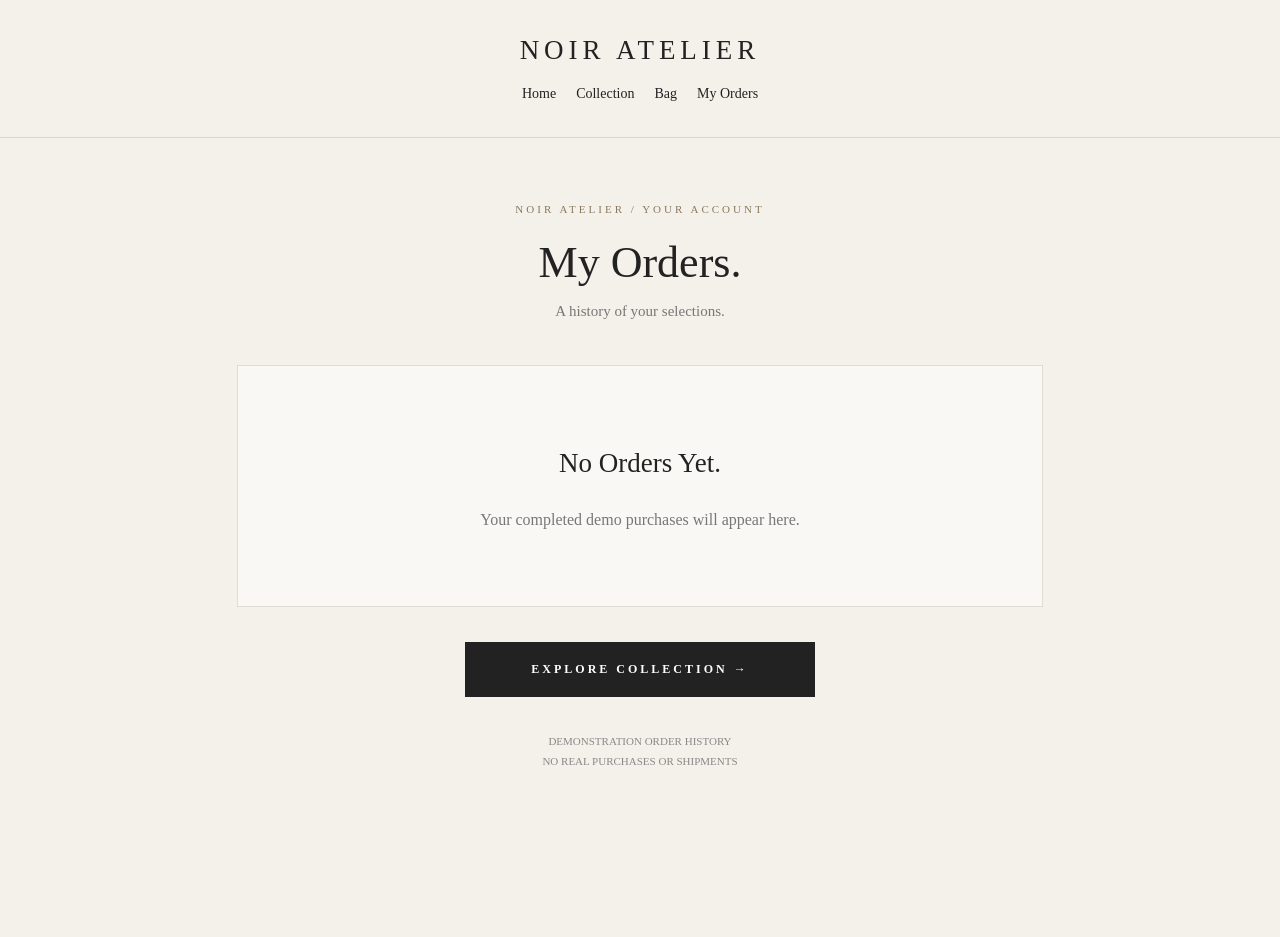
<file: orders.html>
<!DOCTYPE html>
<html lang="en">
<head>
  <meta charset="UTF-8">
  <meta name="viewport" content="width=device-width, initial-scale=1.0">
  <title>My Orders | Noir Atelier</title>

  <style>
    * { box-sizing: border-box; }

    body {
      margin: 0;
      background: #f4f1eb;
      color: #222;
      font-family: Georgia, serif;
    }

    header {
      padding: 35px 20px;
      text-align: center;
      border-bottom: 1px solid #ddd6cb;
    }

    header h1 {
      font-size: 27px;
      font-weight: normal;
      letter-spacing: 5px;
      margin: 0 0 20px;
    }

    nav {
      display: flex;
      flex-wrap: wrap;
      justify-content: center;
      gap: 20px;
    }

    nav a {
      color: #222;
      text-decoration: none;
      font-size: 14px;
    }

    main {
      max-width: 850px;
      margin: 65px auto;
      padding: 0 22px 90px;
    }

    .eyebrow {
      color: #8b785e;
      font-size: 11px;
      letter-spacing: 3px;
      text-align: center;
    }

    h2 {
      text-align: center;
      font-size: 44px;
      font-weight: normal;
      margin: 22px 0 12px;
    }

    .subtitle {
      color: #777;
      text-align: center;
      font-size: 15px;
      margin-bottom: 45px;
    }

    .order-card {
      background: #faf8f4;
      border: 1px solid #e1dcd3;
      padding: 30px;
      margin-bottom: 25px;
    }

    .order-top {
      display: flex;
      justify-content: space-between;
      gap: 20px;
      align-items: flex-start;
      padding-bottom: 25px;
      border-bottom: 1px solid #ddd6cb;
    }

    .small-label {
      display: block;
      color: #8b785e;
      font-size: 10px;
      letter-spacing: 2px;
      margin-bottom: 10px;
    }

    .order-number {
      font-size: 19px;
    }

    .order-date {
      color: #777;
      font-size: 13px;
      margin-top: 10px;
    }

    .status {
      color: #8b785e;
      border: 1px solid #8b785e;
      padding: 10px 13px;
      font-size: 10px;
      letter-spacing: 1px;
      white-space: nowrap;
    }

    .order-item {
      display: flex;
      align-items: center;
      gap: 15px;
      padding: 20px 0;
      border-bottom: 1px solid #e1dcd3;
    }

    .order-item img {
      width: 75px;
      height: 85px;
      object-fit: cover;
      background: #eee;
    }

    .item-details {
      flex: 1;
      font-size: 13px;
      line-height: 1.8;
    }

    .item-details strong {
      display: block;
      font-size: 15px;
      font-weight: normal;
    }

    .item-price {
      font-size: 13px;
      white-space: nowrap;
    }

    .order-total {
      display: flex;
      justify-content: space-between;
      gap: 15px;
      padding-top: 25px;
      font-size: 19px;
      font-weight: bold;
    }

    .empty-state {
      text-align: center;
      padding: 55px 25px;
      background: #faf8f4;
      border: 1px solid #e1dcd3;
    }

    .empty-state h3 {
      font-size: 27px;
      font-weight: normal;
    }

    .empty-state p {
      color: #777;
      line-height: 1.8;
    }

    .shop-button {
      display: block;
      max-width: 350px;
      margin: 35px auto 0;
      padding: 20px;
      text-align: center;
      text-decoration: none;
      background: #222;
      color: white;
      font-size: 12px;
      font-weight: bold;
      letter-spacing: 3px;
    }

    .demo-note {
      text-align: center;
      color: #888;
      font-size: 11px;
      line-height: 1.8;
      margin-top: 35px;
    }

    @media (max-width: 600px) {
      h2 { font-size: 36px; }
      .order-card { padding: 20px; }
      .order-top { flex-direction: column; }
      .item-price { font-size: 12px; }
    }
  </style>
</head>

<body>

  <header>
    <h1>NOIR ATELIER</h1>
    <nav>
      <a href="index.html">Home</a>
      <a href="index.html#collection">Collection</a>
      <a href="cart.html">Bag</a>
      <a href="orders.html">My Orders</a>
    </nav>
  </header>

  <main>
    <p class="eyebrow">NOIR ATELIER / YOUR ACCOUNT</p>
    <h2>My Orders.</h2>
    <p class="subtitle">
      A history of your selections.
    </p>

    <div id="orders-list"></div>

    <a href="index.html#collection" class="shop-button">
      EXPLORE COLLECTION →
    </a>

    <p class="demo-note">
      DEMONSTRATION ORDER HISTORY
      <br>
      NO REAL PURCHASES OR SHIPMENTS
    </p>
  </main>

  <script>
    const ordersList =
      document.getElementById("orders-list");

    function readStorage(key, fallback) {
      try {
        return JSON.parse(localStorage.getItem(key))
          ?? fallback;
      } catch (error) {
        return fallback;
      }
    }

    let orders = readStorage("noirOrderHistory", []);

    if (!Array.isArray(orders)) {
      orders = [];
    }

    // Include the last demo order if it is not
    // already in the history.
    const latestOrder =
      readStorage("noirDemoOrder", null);

    if (latestOrder && Array.isArray(latestOrder.items)) {
      const alreadySaved = orders.some(order =>
        order.createdAt === latestOrder.createdAt
      );

      if (!alreadySaved) {
        orders.push(latestOrder);

        localStorage.setItem(
          "noirOrderHistory",
          JSON.stringify(orders)
        );
      }
    }

    function money(value) {
      return "$" + Number(value || 0).toFixed(2) + " CAD";
    }

    function orderNumber(order) {
      const date = new Date(order.createdAt);
      return "NA-" + date.getFullYear() + "-" +
        String(date.getTime()).slice(-6);
    }

    function addText(parent, tag, value, className) {
      const element = document.createElement(tag);
      element.textContent = value;

      if (className) element.className = className;

      parent.appendChild(element);
      return element;
    }

    if (orders.length === 0) {
      ordersList.innerHTML = `
        <div class="empty-state">
          <h3>No Orders Yet.</h3>
          <p>
            Your completed demo purchases
            will appear here.
          </p>
        </div>
      `;
    } else {
      orders.slice().reverse().forEach(function(order) {
        if (!Array.isArray(order.items)) return;

        const card = document.createElement("article");
        card.className = "order-card";

        const top = document.createElement("div");
        top.className = "order-top";

        const info = document.createElement("div");

        addText(info, "span", "ORDER NUMBER", "small-label");
        addText(info, "div", orderNumber(order), "order-number");

        const date = new Date(order.createdAt);

        addText(
          info,
          "div",
          date.toLocaleDateString("en-CA", {
            year: "numeric",
            month: "long",
            day: "numeric"
          }),
          "order-date"
        );

        addText(
          top,
          "span",
          "DEMO CONFIRMED",
          "status"
        );

        top.prepend(info);
        card.appendChild(top);

        order.items.forEach(function(item) {
          const row = document.createElement("div");
          row.className = "order-item";

          const img = document.createElement("img");
          img.src = item.image || "";
          img.alt = item.name || "Product";

          const details = document.createElement("div");
          details.className = "item-details";

          addText(
            details,
            "strong",
            item.name || "Product"
          );

          addText(
            details,
            "div",
            "Size: " + (item.size || "N/A") +
            " | Qty: " + (Number(item.quantity) || 1)
          );

          const price = addText(
            row,
            "span",
            money(
              Number(item.price || 0) *
              Number(item.quantity || 1)
            ),
            "item-price"
          );

          row.prepend(img, details);
          card.appendChild(row);
        });

        const total = document.createElement("div");
        total.className = "order-total";

        addText(total, "span", "Demo Total");
        addText(total, "span", money(order.total));

        card.appendChild(total);
        ordersList.appendChild(card);
      });
    }
  </script>

</body>
</html>
</file>
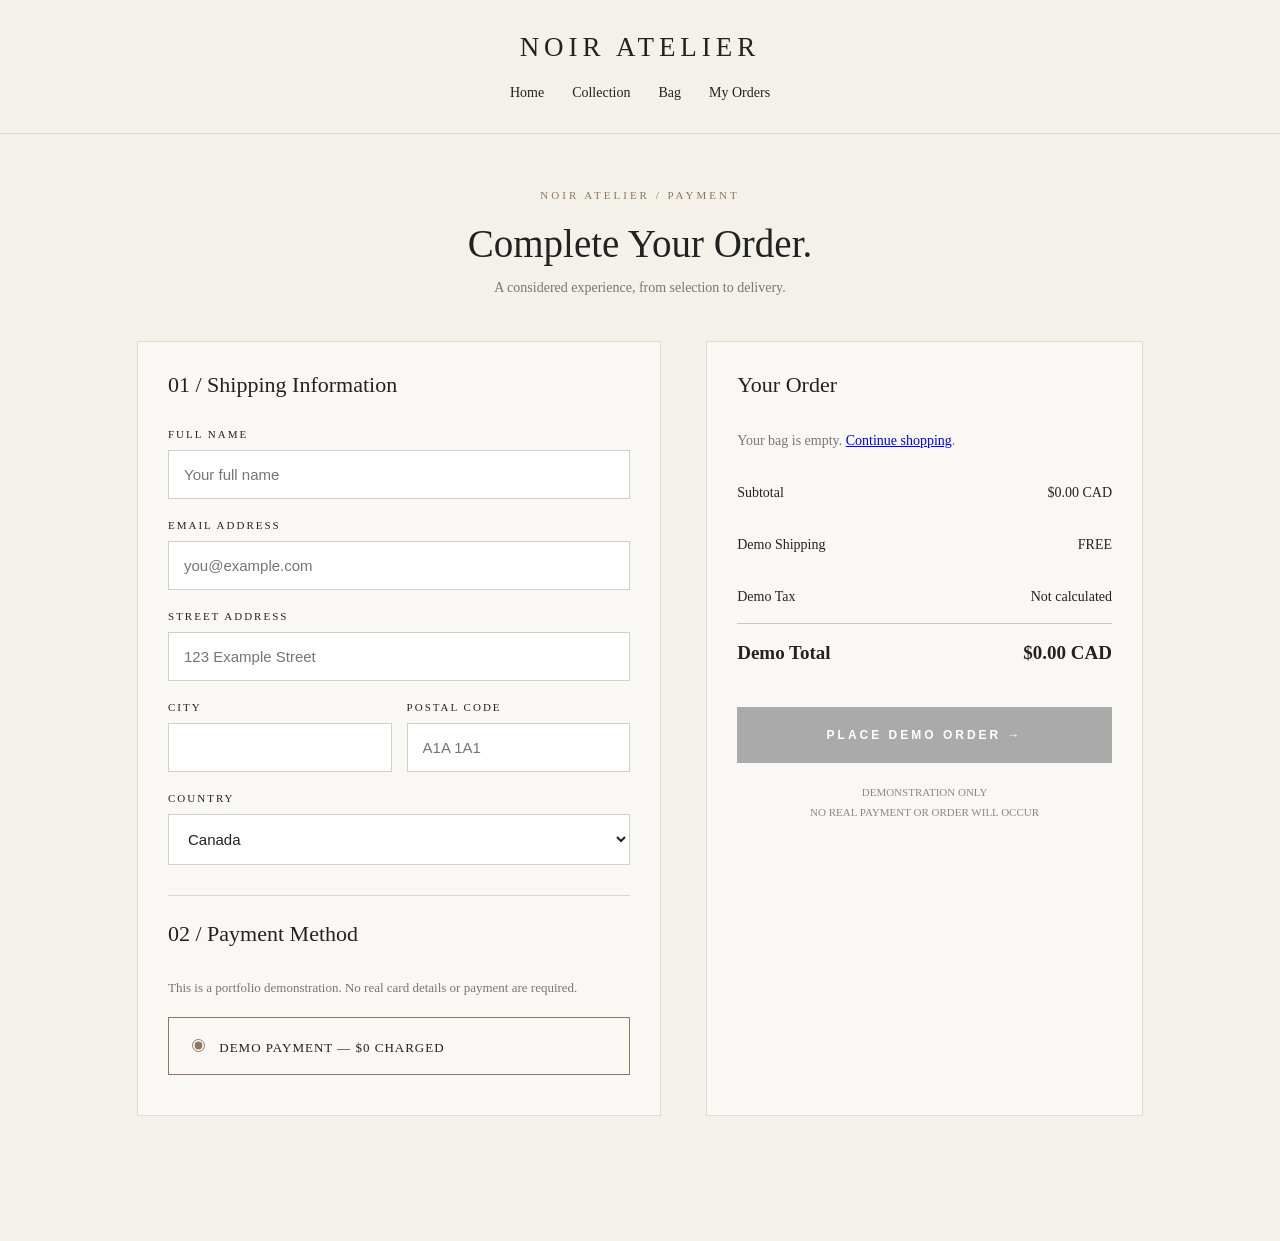
<file: payment.html>
<!DOCTYPE html>
<html lang="en">
<head>
  <meta charset="UTF-8">
  <meta name="viewport" content="width=device-width, initial-scale=1.0">
  <title>Payment | Noir Atelier</title>

  <style>
    * {
      box-sizing: border-box;
    }

    body {
      margin: 0;
      background: #f4f1eb;
      color: #222;
      font-family: Georgia, serif;
    }

    header {
      padding: 32px 20px;
      text-align: center;
      border-bottom: 1px solid #ddd6cb;
    }

    header h1 {
      font-size: 27px;
      font-weight: normal;
      letter-spacing: 5px;
      margin: 0 0 20px;
    }

    nav a {
      color: #222;
      text-decoration: none;
      margin: 0 12px;
      font-size: 14px;
    }

    main {
      max-width: 1050px;
      margin: 55px auto;
      padding: 0 22px 70px;
    }

    .eyebrow {
      color: #8b785e;
      font-size: 11px;
      letter-spacing: 3px;
      text-align: center;
    }

    h2 {
      font-size: 39px;
      font-weight: normal;
      text-align: center;
      margin: 20px 0 12px;
    }

    .subtitle {
      color: #777;
      text-align: center;
      font-size: 14px;
      margin-bottom: 45px;
    }

    .checkout-grid {
      display: grid;
      grid-template-columns: 1.2fr 1fr;
      gap: 45px;
    }

    section {
      background: #faf8f4;
      border: 1px solid #e1dcd3;
      padding: 30px;
    }

    h3 {
      font-size: 22px;
      font-weight: normal;
      margin: 0 0 30px;
    }

    label {
      display: block;
      font-size: 11px;
      letter-spacing: 2px;
      margin: 20px 0 10px;
      text-transform: uppercase;
    }

    input, select {
      width: 100%;
      padding: 15px;
      border: 1px solid #d5cec3;
      background: white;
      border-radius: 0;
      font-size: 15px;
      color: #222;
    }

    .two-columns {
      display: grid;
      grid-template-columns: 1fr 1fr;
      gap: 15px;
    }

    .payment-choice {
      margin-top: 30px;
      padding-top: 25px;
      border-top: 1px solid #ddd6cb;
    }

    .payment-choice p {
      color: #777;
      font-size: 13px;
      line-height: 1.7;
    }

    .demo-option {
      border: 1px solid #8b785e;
      padding: 18px;
      margin-top: 18px;
      font-size: 13px;
      letter-spacing: 1px;
    }

    .demo-option input {
      width: auto;
      margin-right: 10px;
      accent-color: #8b785e;
    }

    .order-item {
      display: flex;
      gap: 15px;
      padding: 18px 0;
      border-bottom: 1px solid #e1dcd3;
      align-items: center;
    }

    .order-item img {
      width: 75px;
      height: 85px;
      object-fit: cover;
      background: #eee;
    }

    .order-item-details {
      flex: 1;
      font-size: 13px;
      line-height: 1.8;
    }

    .order-item-details strong {
      font-size: 15px;
      font-weight: normal;
    }

    .item-price {
      font-size: 14px;
      white-space: nowrap;
    }

    .total-row {
      display: flex;
      justify-content: space-between;
      gap: 15px;
      padding: 18px 0;
      font-size: 14px;
    }

    .grand-total {
      border-top: 1px solid #cfc7bb;
      font-size: 19px;
      font-weight: bold;
    }

    .place-order {
      width: 100%;
      padding: 21px;
      margin-top: 25px;
      background: #222;
      color: white;
      border: none;
      font-size: 12px;
      font-weight: bold;
      letter-spacing: 3px;
      cursor: pointer;
    }

    .place-order:hover {
      background: #8b785e;
    }

    .place-order:disabled {
      background: #aaa;
      cursor: not-allowed;
    }

    .demo-note {
      color: #888;
      text-align: center;
      font-size: 11px;
      line-height: 1.8;
      margin-top: 20px;
    }

    .empty-message {
      color: #777;
      line-height: 1.8;
      font-size: 14px;
    }

    @media (max-width: 700px) {
      .checkout-grid {
        grid-template-columns: 1fr;
        gap: 25px;
      }

      section {
        padding: 22px;
      }

      h2 {
        font-size: 34px;
      }

      .two-columns {
        grid-template-columns: 1fr;
        gap: 0;
      }
    }
  </style>
</head>

<body>

  <header>
    <h1>NOIR ATELIER</h1>

    <nav>
      <a href="index.html">Home</a>
      <a href="index.html#collection">Collection</a>
      <a href="cart.html">Bag</a>
    <a href="orders.html">My Orders</a>
    </nav>
  </header>

  <main>

    <p class="eyebrow">NOIR ATELIER / PAYMENT</p>

    <h2>Complete Your Order.</h2>

    <p class="subtitle">
      A considered experience, from selection to delivery.
    </p>

    <form id="payment-form">

      <div class="checkout-grid">

        <section>
          <h3>01 / Shipping Information</h3>

          <label for="full-name">Full Name</label>
          <input
            id="full-name"
            type="text"
            placeholder="Your full name"
            autocomplete="name"
            required
          >

          <label for="email">Email Address</label>
          <input
            id="email"
            type="email"
            placeholder="you@example.com"
            autocomplete="email"
            required
          >

          <label for="address">Street Address</label>
          <input
            id="address"
            type="text"
            placeholder="123 Example Street"
            autocomplete="street-address"
            required
          >

          <div class="two-columns">
            <div>
              <label for="city">City</label>
              <input id="city" type="text" required>
            </div>

            <div>
              <label for="postal">Postal Code</label>
              <input
                id="postal"
                type="text"
                placeholder="A1A 1A1"
                required
              >
            </div>
          </div>

          <label for="country">Country</label>
          <select id="country" required>
            <option value="Canada">Canada</option>
          </select>

          <div class="payment-choice">

            <h3>02 / Payment Method</h3>

            <p>
              This is a portfolio demonstration.
              No real card details or payment are required.
            </p>

            <label class="demo-option">
              <input
                type="radio"
                name="payment-method"
                value="demo"
                checked
              >
              DEMO PAYMENT — $0 CHARGED
            </label>

          </div>
        </section>

        <section>
          <h3>Your Order</h3>

          <div id="order-items"></div>

          <div class="total-row">
            <span>Subtotal</span>
            <span id="subtotal">$0.00 CAD</span>
          </div>

          <div class="total-row">
            <span>Demo Shipping</span>
            <span>FREE</span>
          </div>

          <div class="total-row">
            <span>Demo Tax</span>
            <span>Not calculated</span>
          </div>

          <div class="total-row grand-total">
            <span>Demo Total</span>
            <span id="grand-total">$0.00 CAD</span>
          </div>

          <button
            class="place-order"
            id="place-order"
            type="submit"
          >
            PLACE DEMO ORDER →
          </button>

          <p class="demo-note">
            DEMONSTRATION ONLY
            <br>
            NO REAL PAYMENT OR ORDER WILL OCCUR
          </p>

        </section>

      </div>
    </form>

  </main>

  <script>
    const savedBag = JSON.parse(
      localStorage.getItem("noirBag") || "[]"
    );

    const bag = Array.isArray(savedBag)
      ? savedBag
      : savedBag ? [savedBag] : [];

    const orderItems =
      document.getElementById("order-items");

    const subtotalElement =
      document.getElementById("subtotal");

    const grandTotalElement =
      document.getElementById("grand-total");

    const placeOrderButton =
      document.getElementById("place-order");

    let subtotal = 0;

    const money = amount =>
      "$" + amount.toFixed(2) + " CAD";

    if (bag.length === 0) {
      orderItems.innerHTML =
        '<p class="empty-message">Your bag is empty. <a href="index.html#collection">Continue shopping</a>.</p>';

      placeOrderButton.disabled = true;
    } else {
      bag.forEach(function(item) {
        const quantity = Number(item.quantity) || 1;
        const price = Number(item.price) || 0;
        const lineTotal = quantity * price;

        subtotal += lineTotal;

        const row = document.createElement("div");
        row.className = "order-item";

        const picture = document.createElement("img");
        picture.src = item.image || "";
        picture.alt = item.name || "Product";

        const details = document.createElement("div");
        details.className = "order-item-details";

        const name = document.createElement("strong");
        name.textContent = item.name || "Product";

        const info = document.createElement("div");
        info.textContent =
          "Size: " + (item.size || "N/A") +
          " | Qty: " + quantity;

        const amount = document.createElement("span");
        amount.className = "item-price";
        amount.textContent = money(lineTotal);

        details.appendChild(name);
        details.appendChild(info);

        row.appendChild(picture);
        row.appendChild(details);
        row.appendChild(amount);

        orderItems.appendChild(row);
      });
    }

    subtotalElement.textContent = money(subtotal);
    grandTotalElement.textContent = money(subtotal);

    document.getElementById("payment-form")
      .addEventListener("submit", function(event) {
        event.preventDefault();

        if (bag.length === 0) return;

        const order = {
          items: bag,
          total: subtotal,
          name: document.getElementById("full-name").value,
          createdAt: new Date().toISOString()
        };

        localStorage.setItem(
          "noirDemoOrder",
          JSON.stringify(order)
        );

        window.location.href = "confirmation.html";
      });
  </script>

</body>
</html>
</file>
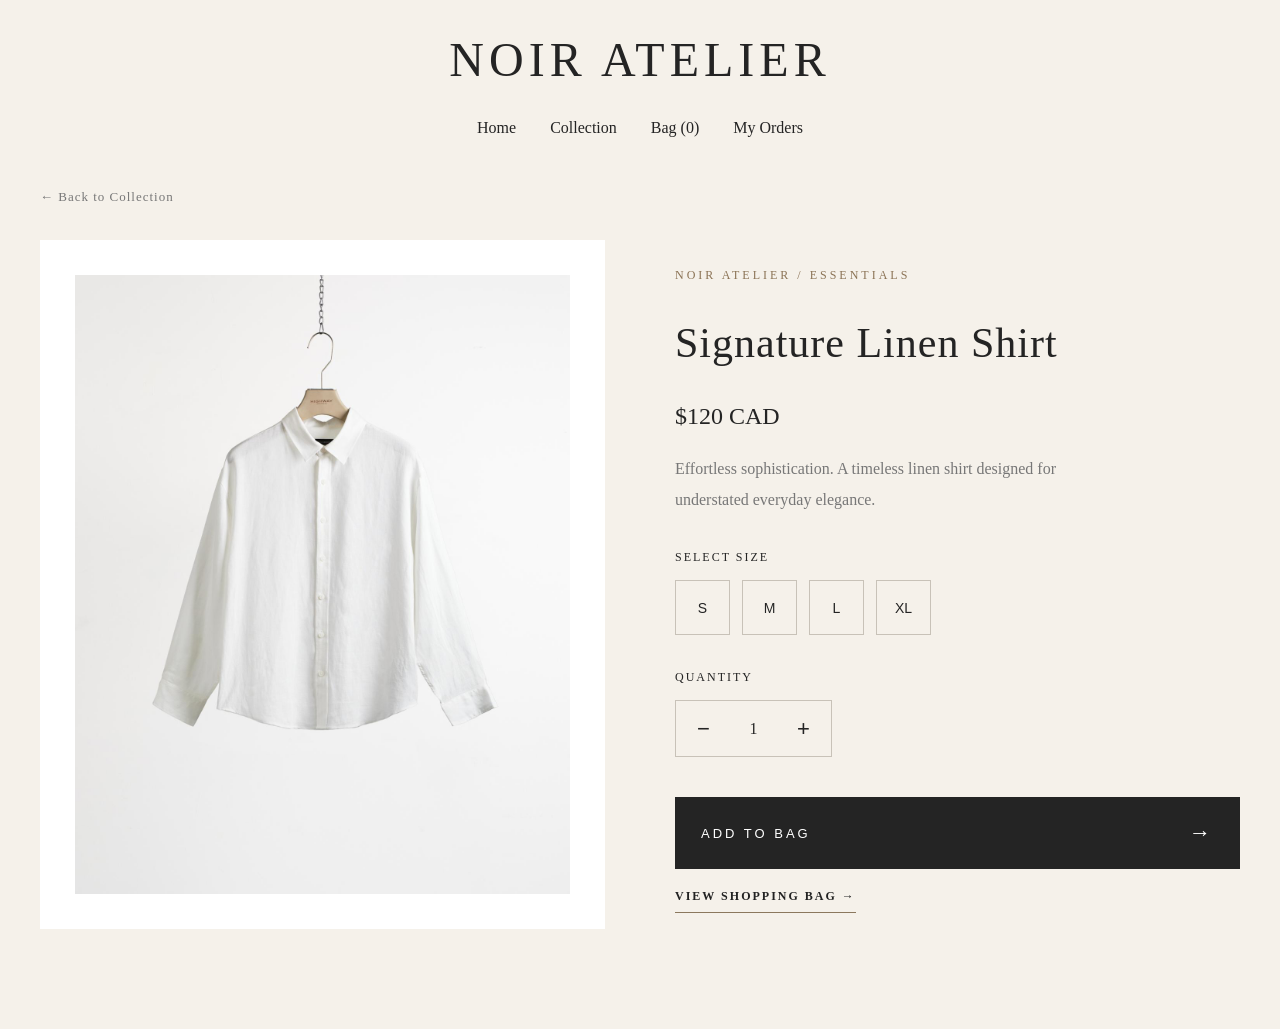
<file: product.html>
<!DOCTYPE html>
<html lang="en">

<head>
  <meta charset="UTF-8">
  <meta name="viewport" content="width=device-width, initial-scale=1.0">

  <title>Signature Linen Shirt | Noir Atelier</title>

  <link rel="stylesheet" href="styles.css">
</head>

<body>

  <header>
    <h1>NOIR ATELIER</h1>

    <nav>
      <a href="index.html">Home</a>
      <a href="index.html#collection">Collection</a>
      <a href="cart.html">Bag (<span id="bag-count">0</span>)</a>
    <a href="orders.html">My Orders</a>
    </nav>
  </header>

  <main class="product-page">

    <a href="index.html#collection" class="back-link">
      ← Back to Collection
    </a>

    <section class="product-details">

      <div class="product-gallery">
        <img
        id="product-image"
          src="lenen-shirt.jpg.JPEG"
          alt="Signature linen shirt"
        >
      </div>

      <div class="product-info">
        <p class="product-category">NOIR ATELIER / ESSENTIALS</p>

        <h2 id="product-name">Signature Linen Shirt</h2>

        <p class="product-price" id="product-price">$120 CAD</p>

        <p class="product-description" id="product-description">
          Effortless sophistication. A timeless linen shirt
          designed for understated everyday elegance.
        </p>
 <div class="size-selector">
  <p class="size-label">SELECT SIZE</p>

  <div class="size-options">
    <button type="button" class="size-btn">S</button>
    <button type="button" class="size-btn">M</button>
    <button type="button" class="size-btn">L</button>
    <button type="button" class="size-btn">XL</button>
  
  </div>
</div>
<div class="quantity-selector">
  <p class="size-label">QUANTITY</p>

  <div class="quantity-controls">
    <button type="button" id="decrease-qty">−</button>
    <span id="quantity">1</span>
    <button type="button" id="increase-qty">+</button>
  </div>
</div>

<button type="button" id="add-to-bag" class="add-to-bag">
  ADD TO BAG <span>→</span>
</button>
<a href="cart.html" class="view-bag-btn">
  VIEW SHOPPING BAG →
</a>
</div>    <!-- product-info -->
</div>    <!-- outer product layout -->
  </div>
</div>



</div>
                      </div>

    </section>

  </main>
<script>
  const sizeButtons = document.querySelectorAll(".size-btn");

  sizeButtons.forEach(function(button) {
    button.addEventListener("click", function() {

      sizeButtons.forEach(function(btn) {
        btn.classList.remove("selected");
      });

      button.classList.add("selected");

    });
  });
  let quantity = 1;

const quantityDisplay = document.getElementById("quantity");
const increaseBtn = document.getElementById("increase-qty");
const decreaseBtn = document.getElementById("decrease-qty");

increaseBtn.addEventListener("click", function() {
  quantity++;
  quantityDisplay.textContent = quantity;
});

decreaseBtn.addEventListener("click", function() {
  if (quantity > 1) {
    quantity--;
    quantityDisplay.textContent = quantity;
  }
}); 
const addToBagBtn = document.getElementById("add-to-bag");

addToBagBtn.addEventListener("click", function() {
  const selectedSize = document.querySelector(".size-btn.selected");

  if (!selectedSize) {
    alert("Please select a size first.");
    return;
  }

  const size = selectedSize.textContent.trim();
 const total = quantity * Number(
  document.getElementById("product-price").textContent.replace(/[^0-9.]/g, "")
);

  console.log(
quantity + " × " + document.getElementById("product-name").textContent + "\n" +
    "Size: " + size + "\n" +
    "Total: $" + total + " CAD"
      );
 const productName = document.getElementById("product-name").textContent;

const productPrice = Number(
  document.getElementById("product-price").textContent.replace(/[^0-9.]/g, "")
);

const bagItem = {
  name: productName,
  size: size,
  quantity: quantity,
  price: productPrice,
  image: document.getElementById("product-image").src
};


  const savedBag = JSON.parse(
  localStorage.getItem("noirBag")
);

const bag = Array.isArray(savedBag)
  ? savedBag
  : savedBag ? [savedBag] : [];

const existingItem = bag.find(function(item) {
  return item.name === bagItem.name &&
         item.size === bagItem.size;
});

if (existingItem) {
  existingItem.quantity += bagItem.quantity;
} else {
  bag.push(bagItem);
}

localStorage.setItem("noirBag", JSON.stringify(bag));
updateBagCount();
addToBagBtn.innerHTML = "ADDED TO BAG ✓";

setTimeout(function() {
  addToBagBtn.innerHTML = "ADD TO BAG <span>➜</span>";
}, 1500);
const bagCount = bag.reduce(function(total, item) {
  return total + item.quantity;
}, 0);

document.getElementById("bag-count").textContent = bagCount;
});
function updateBagCount() {
  const savedBag = JSON.parse(
    localStorage.getItem("noirBag")
  );

  const bag = Array.isArray(savedBag)
    ? savedBag
    : savedBag ? [savedBag] : [];

  const totalItems = bag.reduce(function(total, item) {
    return total + item.quantity;
  }, 0);

  document.getElementById("bag-count").textContent = totalItems;
}

updateBagCount();
const urlParams = new URLSearchParams(window.location.search);

const selectedProduct = urlParams.get("item");

console.log("Selected product:", selectedProduct);
const products = {
  shirt: {
    name: "Signature Linen Shirt",
    price: 120,
    image: "lenen-shirt.jpg.JPEG",
    description: "Effortless sophistication. A timeless linen shirt designed for understated everyday elegance."
  },

  jacket: {
    name: "Classic Black Jacket",
    price: 185,
    image: "black-jacket.webp.WEBP",
    description: "A statement in modern sophistication. This sleek black jacket combines timeless design with effortless everyday style."
  }
};

const product = products[selectedProduct] || products.shirt;

document.getElementById("product-image").src = product.image;
document.getElementById("product-image").alt = product.name;
document.getElementById("product-name").textContent = product.name;
document.getElementById("product-price").textContent =
  "$" + product.price + " CAD";
document.getElementById("product-description").textContent =
  product.description;
</script>
</body>
</html>
</file>
<file: styles.css>
body { background-color: #f5f1EA; 
color: #242424; 
text-align: center; 
margin: 0; }
h1 { font-size: 48px; 
letter-spacing: 5px; 
font-weight: 300; 
}
nav a { color: #242424; 
text-decoration: none; 
margin: 15px; 
font-size: 16px; 
transition: color 0.3s ease; }
nav a:hover { color: gold; 
text-decoration: underline; }
.hero { padding: 40px 20px;
 display: flex; 
flex-direction: column; 
justify-content: flex-start; }
.hero h2 { font-size: 50px; 
letter-spacing: 3px; 
font-weight: 300; 
margin-top: 10px; }
.hero p { font-size: 18px;
color: #777777; 
letter-spacing: 2px; }
.shop-btn { display: inline-block; 
margin-top: 30px; 
padding: 15px 35px; 
background-color: #242424; 
color: white; 
text-decoration: none; 
letter-spacing: 2px; 
transition: background-color 0.3s ease; 
align-self: center; }
.shop-btn:hover { background-color: #8b7355; 
color: white; }
.hero-image {
    width: 100%;
    height: auto;
    display: block; 
    margin-bottom: 25px; }
    #collection {
  padding: 60px 20px;
}

#collection h2 {
  font-size: 38px;
  font-weight: 300;
  letter-spacing: 3px;
}

#collection p {
  font-size: 16px;
  color: #777777;
  letter-spacing: 1px;
}
html {
  scroll-behavior: smooth;
}
.product-grid {
  display: grid;
  grid-template-columns: repeat(auto-fit, minmax(min(100%, 280px), 1fr));
  gap: 30px;
  margin-top: 40px;
}

.product-card {
  background-color: #ffffff;
  padding: 25px;
}
.product-image {
  width: 100%;
  height: 300px;
  object-fit: contain;
  display: block;
}
.product-card {
  transition: transform 0.3s ease,
              box-shadow 0.3s ease;
}

.product-card:hover {
  transform: translateY(-8px);
  box-shadow: 0 15px 30px rgba(0, 0, 0, 0.08);
}
.product-image {
  transition: transform 0.4s ease;
}

.product-card:hover .product-image {
  transform: scale(1.04);
}

.view-btn {
  background-color: #242424;
  color: white;
  border: none;
  border-radius: 0;
  font-size: 14px;
  letter-spacing: 2px;
  cursor: pointer;

  opacity: 0;
  transform: translateY(-20px);
  max-height: 0;
  padding: 0 25px;
  margin-top: 0;
  visibility: hidden;

  transition:
    opacity 0.5s ease,
    transform 0.5s cubic-bezier(0.22, 1, 0.36, 1),
    max-height 0.5s ease,
    padding 0.5s ease,
    margin-top 0.5s ease,
    visibility 0.5s;
}

.product-card:hover .view-btn,
.product-card:focus-within .view-btn {
  opacity: 1;
  transform: translateY(0);
  max-height: 60px;
  padding: 12px 25px;
  margin-top: 15px;
  visibility: visible;
}
/* NOIR ATELIER — PRODUCT PAGE */

.product-page {
  max-width: 1200px;
  margin: 0 auto;
  padding: 50px 25px 100px;
  text-align: left;
}

.back-link {
  display: inline-block;
  margin-bottom: 35px;
  color: #777;
  text-decoration: none;
  font-size: 13px;
  letter-spacing: 1px;
  transition: color 0.3s ease;
}

.back-link:hover {
  color: #242424;
}

.product-details {
  display: grid;
  grid-template-columns: 1fr 1fr;
  gap: 70px;
  align-items: center;
}

.product-gallery {
  background-color: #ffffff;
  padding: 35px;
}

.product-gallery img {
  width: 100%;
  height: auto;
  display: block;
}

.product-info {
  text-align: left;
}

.product-category {
  font-size: 12px;
  letter-spacing: 3px;
  color: #8b7355;
}

.product-info h2 {
  font-size: 42px;
  font-weight: 300;
  letter-spacing: 1px;
  line-height: 1.2;
}

.product-price {
  font-size: 24px;
  color: #242424;
}

.product-description {
  font-size: 16px;
  line-height: 1.9;
  color: #777;
  max-width: 450px;
}

/* MOBILE LAYOUT */

@media (max-width: 768px) {
  .product-details {
    grid-template-columns: 1fr;
    gap: 30px;
  }

  .product-page {
    padding: 30px 20px 70px;
  }

  .product-info h2 {
    font-size: 34px;
  }

  .product-gallery {
    padding: 20px;
  }
}
/* RESPONSIVE BRAND HEADER */

header h1 {
  font-size: clamp(24px, 6vw, 48px);
  letter-spacing: clamp(2px, 0.7vw, 5px);
  overflow-wrap: break-word;
}
/* PRODUCT SIZE SELECTOR */

.size-selector {
  margin-top: 35px;
}

.size-label {
  font-size: 12px;
  letter-spacing: 2px;
  margin-bottom: 15px;
  color: #242424;
}

.size-options {
  display: flex;
  gap: 12px;
  flex-wrap: wrap;
}

.size-btn {
  width: 55px;
  height: 55px;
  background-color: transparent;
  border: 1px solid #c8c2b8;
  color: #242424;
  font-size: 14px;
  cursor: pointer;

  transition:
    background-color 0.3s ease,
    color 0.3s ease,
    border-color 0.3s ease,
    transform 0.3s ease;
}

.size-btn:hover {
  border-color: #242424;
  transform: translateY(-2px);
}

.size-btn.selected {
  background-color: #242424;
  color: white;
  border-color: #242424;
}
/* LUXURY QUANTITY SELECTOR */

.quantity-selector {
  margin-top: 35px;
}

.quantity-controls {
  display: inline-flex;
  align-items: center;
  border: 1px solid #c8c2b8;
  height: 55px;
}

.quantity-controls button {
  width: 55px;
  height: 55px;
  background: transparent;
  border: none;
  color: #242424;
  font-size: 22px;
  cursor: pointer;
  transition: background-color 0.3s ease;
}

.quantity-controls button:hover {
  background-color: #e8e2d9;
}

#quantity {
  min-width: 45px;
  text-align: center;
  font-size: 16px;
  color: #242424;
}
/* LUXURY ADD TO BAG BUTTON */

.add-to-bag {
  display: flex;
  align-items: center;
  justify-content: space-between;
  width: 100%;
  margin-top: 40px;
  padding: 22px 25px;
  background-color: #242424;
  color: white;
  border: 1px solid #242424;
  font-size: 13px;
  letter-spacing: 3px;
  cursor: pointer;
  transition: background-color 0.4s ease;
}

.add-to-bag span {
  font-size: 22px;
  transition: transform 0.4s ease;
}

.add-to-bag:hover {
  background-color: #8b7355;
}

.add-to-bag:hover span {
  transform: translateX(6px);
}
/* SHOPPING BAG */

.cart-page {
  padding: 50px 20px;
  text-align: center;
}

.cart-item {
  background-color: #ffffff;
  padding: 30px 20px;
  margin: 35px auto 20px;
  max-width: 450px;
  border: 1px solid #ddd8d0;
  border-radius: 8px;
  text-align: left;
}

.cart-item h3 {
  margin-bottom: 20px;
  font-size: 24px;
}

.cart-item p {
  margin: 12px 0;
  font-size: 16px;
}

#cart-total {
  font-size: 24px;
  font-weight: bold;
  margin-top: 30px;
}
.cart-quantity {
  display: flex;
  align-items: center;
  gap: 18px;
  margin: 20px 0;
}

.cart-quantity button {
  width: 42px;
  height: 42px;
  border: 1px solid #c9c4bc;
  border-radius: 0;
  background: transparent;
  color: #222;
  font-size: 22px;
  cursor: pointer;
  transition: all 0.3s ease;
}

.cart-quantity button:hover {
  background: #222;
  color: white;
}

.cart-quantity span {
  font-size: 18px;
  min-width: 20px;
  text-align: center;
}
.cart-product-image {
  width: 100%;
  max-width: 140px;
  height: 140px;
  object-fit: contain;
  display: block;
  margin-bottom: 25px;
  background-color: #f7f5f1;
}
.remove-item {
  background: transparent;
  border: 1px solid #b8afa3;
  color: #555;
  padding: 12px 20px;
  border-radius: 0;
  font-size: 12px;
  letter-spacing: 2px;
  text-transform: uppercase;
  cursor: pointer;
  transition: all 0.3s ease;
}

.remove-item:hover {
  background: #222;
  color: white;
  border-color: #222;
}
.view-bag-btn {
  display: block;
  width: fit-content;
  margin-top: 20px;
  padding-bottom: 8px;
  color: #222;
  text-decoration: none;
  border-bottom: 1px solid #8b785e;
  font-size: 12px;
  letter-spacing: 2px;
  font-weight: 600;
  transition: all 0.3s ease;
}

.view-bag-btn:hover {
  color: #8b785e;
  letter-spacing: 3px;
}
@media (min-width: 600px) {
  .cart-item {
    display: grid;
    grid-template-columns: 140px 1fr;
    column-gap: 25px;
    align-items: start;
  }

  .cart-product-image {
    grid-row: 1 / 6;
    margin-bottom: 0;
  }
}

.continue-shopping {
  display: block;
  width: fit-content;
  margin: 30px auto 0;
  padding-bottom: 8px;
  color: #222;
  text-decoration: none;
  border-bottom: 1px solid #8b785e;
  font-size: 12px;
  font-weight: 600;
  letter-spacing: 2px;
  transition: all 0.3s ease;
}

.continue-shopping:hover {
  color: #8b785e;
  letter-spacing: 3px;
}

.checkout-btn {
  display: block;
  background: #222;
  color: white;
  text-align: center;
  text-decoration: none;
  padding: 22px;
  margin: 30px auto 0;
  max-width: 450px;
  font-size: 13px;
  font-weight: 600;
  letter-spacing: 3px;
  transition: all 0.3s ease;
}

.checkout-btn:hover {
  background: #8b785e;
}
</file>
